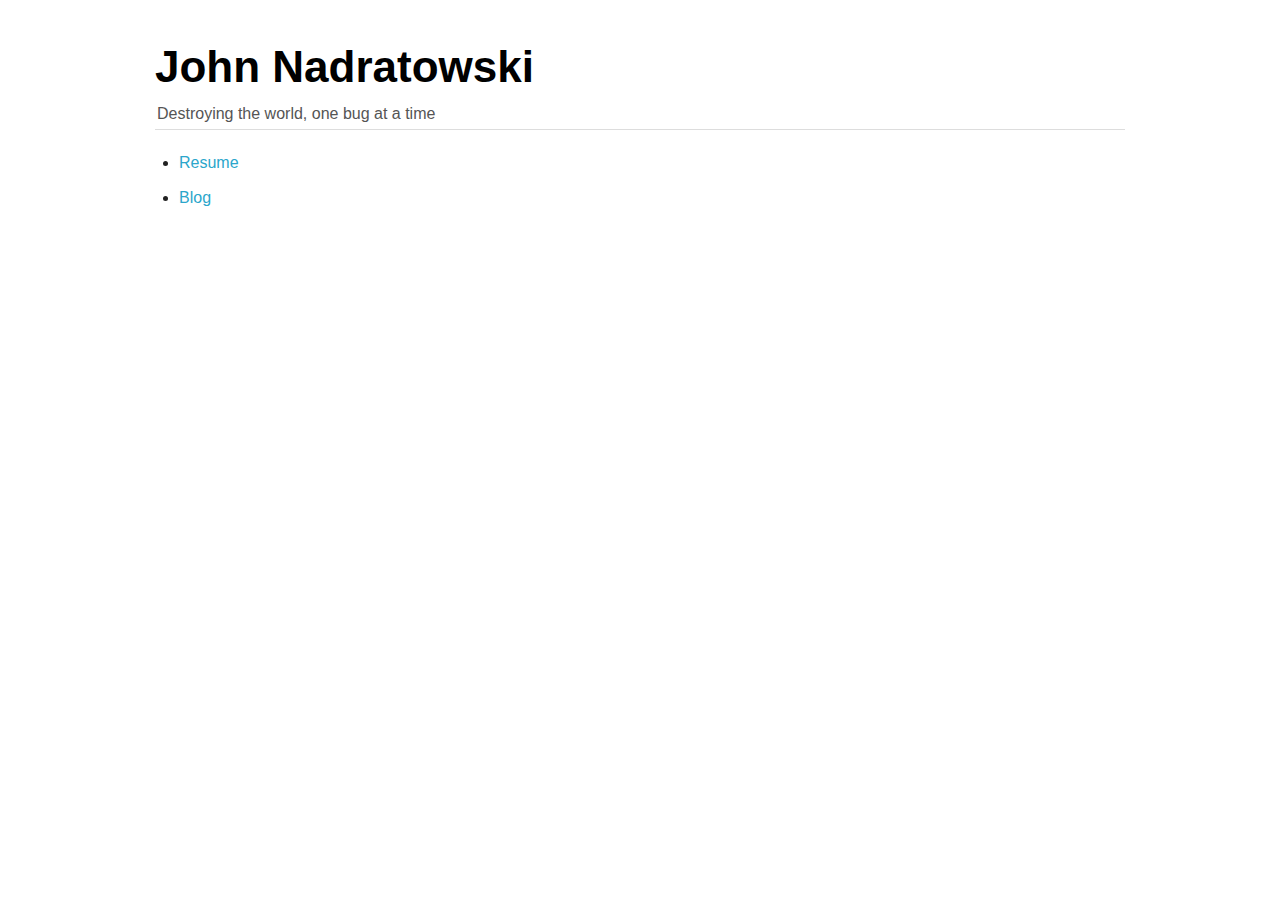
<file: index.html>
<!DOCTYPE html>
<html lang="en">
<head>
<meta charset="UTF-8">
<!--[if IE]><meta http-equiv="X-UA-Compatible" content="IE=edge"><![endif]-->
<meta name="viewport" content="width=device-width, initial-scale=1.0">
<meta name="generator" content="Asciidoctor 1.5.6.1">
<meta name="author" content="Destroying the world, one bug at a time">
<title>John Nadratowski</title>
<style>
/*! normalize.css v2.1.2 | MIT License | git.io/normalize */
/* ========================================================================== HTML5 display definitions ========================================================================== */
/** Correct `block` display not defined in IE 8/9. */
article,
aside,
details,
figcaption,
figure,
footer,
header,
hgroup,
main,
nav,
section,
summary {
  display: block;
}

/** Correct `inline-block` display not defined in IE 8/9. */
audio,
canvas,
video {
  display: inline-block;
}

/** Prevent modern browsers from displaying `audio` without controls. Remove excess height in iOS 5 devices. */
audio:not([controls]) {
  display: none;
  height: 0;
}

/** Address `[hidden]` styling not present in IE 8/9. Hide the `template` element in IE, Safari, and Firefox < 22. */
[hidden],
template {
  display: none;
}

script {
  display: none !important;
}

/* ========================================================================== Base ========================================================================== */
/** 1. Set default font family to sans-serif. 2. Prevent iOS text size adjust after orientation change, without disabling user zoom. */
html {
  font-family: sans-serif;
  /* 1 */
  -ms-text-size-adjust: 100%;
  /* 2 */
  -webkit-text-size-adjust: 100%;
  /* 2 */
}

/** Remove default margin. */
body {
  margin: 0;
}

/* ========================================================================== Links ========================================================================== */
/** Remove the gray background color from active links in IE 10. */
a {
  background: transparent;
}

/** Address `outline` inconsistency between Chrome and other browsers. */
a:focus {
  outline: thin dotted;
}

/** Improve readability when focused and also mouse hovered in all browsers. */
a:active,
a:hover {
  outline: 0;
}

/* ========================================================================== Typography ========================================================================== */
/** Address variable `h1` font-size and margin within `section` and `article` contexts in Firefox 4+, Safari 5, and Chrome. */
h1 {
  font-size: 2em;
  margin: 0.67em 0;
}

/** Address styling not present in IE 8/9, Safari 5, and Chrome. */
abbr[title] {
  border-bottom: 1px dotted;
}

/** Address style set to `bolder` in Firefox 4+, Safari 5, and Chrome. */
b,
strong {
  font-weight: bold;
}

/** Address styling not present in Safari 5 and Chrome. */
dfn {
  font-style: italic;
}

/** Address differences between Firefox and other browsers. */
hr {
  -moz-box-sizing: content-box;
  box-sizing: content-box;
  height: 0;
}

/** Address styling not present in IE 8/9. */
mark {
  background: #ff0;
  color: #000;
}

/** Correct font family set oddly in Safari 5 and Chrome. */
code,
kbd,
pre,
samp {
  font-family: monospace, serif;
  font-size: 1em;
}

/** Improve readability of pre-formatted text in all browsers. */
pre {
  white-space: pre-wrap;
}

/** Set consistent quote types. */
q {
  quotes: "\201C""\201D""\2018""\2019";
}

/** Address inconsistent and variable font size in all browsers. */
small {
  font-size: 80%;
}

/** Prevent `sub` and `sup` affecting `line-height` in all browsers. */
sub,
sup {
  font-size: 75%;
  line-height: 0;
  position: relative;
  vertical-align: baseline;
}

sup {
  top: -0.5em;
}

sub {
  bottom: -0.25em;
}

/* ========================================================================== Embedded content ========================================================================== */
/** Remove border when inside `a` element in IE 8/9. */
img {
  border: 0;
}

/** Correct overflow displayed oddly in IE 9. */
svg:not(:root) {
  overflow: hidden;
}

/* ========================================================================== Figures ========================================================================== */
/** Address margin not present in IE 8/9 and Safari 5. */
figure {
  margin: 0;
}

/* ========================================================================== Forms ========================================================================== */
/** Define consistent border, margin, and padding. */
fieldset {
  border: 1px solid #c0c0c0;
  margin: 0 2px;
  padding: 0.35em 0.625em 0.75em;
}

/** 1. Correct `color` not being inherited in IE 8/9. 2. Remove padding so people aren't caught out if they zero out fieldsets. */
legend {
  border: 0;
  /* 1 */
  padding: 0;
  /* 2 */
}

/** 1. Correct font family not being inherited in all browsers. 2. Correct font size not being inherited in all browsers. 3. Address margins set differently in Firefox 4+, Safari 5, and Chrome. */
button,
input,
select,
textarea {
  font-family: inherit;
  /* 1 */
  font-size: 100%;
  /* 2 */
  margin: 0;
  /* 3 */
}

/** Address Firefox 4+ setting `line-height` on `input` using `!important` in the UA stylesheet. */
button,
input {
  line-height: normal;
}

/** Address inconsistent `text-transform` inheritance for `button` and `select`. All other form control elements do not inherit `text-transform` values. Correct `button` style inheritance in Chrome, Safari 5+, and IE 8+. Correct `select` style inheritance in Firefox 4+ and Opera. */
button,
select {
  text-transform: none;
}

/** 1. Avoid the WebKit bug in Android 4.0.* where (2) destroys native `audio` and `video` controls. 2. Correct inability to style clickable `input` types in iOS. 3. Improve usability and consistency of cursor style between image-type `input` and others. */
button,
html input[type="button"],
input[type="reset"],
input[type="submit"] {
  -webkit-appearance: button;
  /* 2 */
  cursor: pointer;
  /* 3 */
}

/** Re-set default cursor for disabled elements. */
button[disabled],
html input[disabled] {
  cursor: default;
}

/** 1. Address box sizing set to `content-box` in IE 8/9. 2. Remove excess padding in IE 8/9. */
input[type="checkbox"],
input[type="radio"] {
  box-sizing: border-box;
  /* 1 */
  padding: 0;
  /* 2 */
}

/** 1. Address `appearance` set to `searchfield` in Safari 5 and Chrome. 2. Address `box-sizing` set to `border-box` in Safari 5 and Chrome (include `-moz` to future-proof). */
input[type="search"] {
  -webkit-appearance: textfield;
  /* 1 */
  -moz-box-sizing: content-box;
  -webkit-box-sizing: content-box;
  /* 2 */
  box-sizing: content-box;
}

/** Remove inner padding and search cancel button in Safari 5 and Chrome on OS X. */
input[type="search"]::-webkit-search-cancel-button,
input[type="search"]::-webkit-search-decoration {
  -webkit-appearance: none;
}

/** Remove inner padding and border in Firefox 4+. */
button::-moz-focus-inner,
input::-moz-focus-inner {
  border: 0;
  padding: 0;
}

/** 1. Remove default vertical scrollbar in IE 8/9. 2. Improve readability and alignment in all browsers. */
textarea {
  overflow: auto;
  /* 1 */
  vertical-align: top;
  /* 2 */
}

/* ========================================================================== Tables ========================================================================== */
/** Remove most spacing between table cells. */
table {
  border-collapse: collapse;
  border-spacing: 0;
}

meta.foundation-mq-small {
  font-family: "only screen and (min-width: 768px)";
  width: 768px;
}

meta.foundation-mq-medium {
  font-family: "only screen and (min-width:1280px)";
  width: 1280px;
}

meta.foundation-mq-large {
  font-family: "only screen and (min-width:1440px)";
  width: 1440px;
}

*,
*:before,
*:after {
  -moz-box-sizing: border-box;
  -webkit-box-sizing: border-box;
  box-sizing: border-box;
}

html,
body {
  font-size: 100%;
}

body {
  background: white;
  color: #222222;
  padding: 0;
  margin: 0;
  font-family: "Helvetica Neue", "Helvetica", Helvetica, Arial, sans-serif;
  font-weight: normal;
  font-style: normal;
  line-height: 1;
  position: relative;
  cursor: auto;
}

a:hover {
  cursor: pointer;
}

img,
object,
embed {
  max-width: 100%;
  height: auto;
}

object,
embed {
  height: 100%;
}

img {
  -ms-interpolation-mode: bicubic;
}

#map_canvas img,
#map_canvas embed,
#map_canvas object,
.map_canvas img,
.map_canvas embed,
.map_canvas object {
  max-width: none !important;
}

.left {
  float: left !important;
}

.right {
  float: right !important;
}

.text-left {
  text-align: left !important;
}

.text-right {
  text-align: right !important;
}

.text-center {
  text-align: center !important;
}

.text-justify {
  text-align: justify !important;
}

.hide {
  display: none;
}

.antialiased {
  -webkit-font-smoothing: antialiased;
}

img {
  display: inline-block;
  vertical-align: middle;
}

textarea {
  height: auto;
  min-height: 50px;
}

select {
  width: 100%;
}

object,
svg {
  display: inline-block;
  vertical-align: middle;
}

.center {
  margin-left: auto;
  margin-right: auto;
}

.spread {
  width: 100%;
}

p.lead,
.paragraph.lead>p,
#preamble>.sectionbody>.paragraph:first-of-type p {
  font-size: 1.21875em;
  line-height: 1.6;
}

.subheader,
.admonitionblock td.content>.title,
.audioblock>.title,
.exampleblock>.title,
.imageblock>.title,
.listingblock>.title,
.literalblock>.title,
.stemblock>.title,
.openblock>.title,
.paragraph>.title,
.quoteblock>.title,
table.tableblock>.title,
.verseblock>.title,
.videoblock>.title,
.dlist>.title,
.olist>.title,
.ulist>.title,
.qlist>.title,
.hdlist>.title {
  line-height: 1.4;
  color: #6f6f6f;
  font-weight: 300;
  margin-top: 0.2em;
  margin-bottom: 0.5em;
}

/* Typography resets */
div,
dl,
dt,
dd,
ul,
ol,
li,
h1,
h2,
h3,
#toctitle,
.sidebarblock>.content>.title,
h4,
h5,
h6,
pre,
form,
p,
blockquote,
th,
td {
  margin: 0;
  padding: 0;
  direction: ltr;
}

/* Default Link Styles */
a {
  color: #2ba6cb;
  text-decoration: none;
  line-height: inherit;
}

a:hover,
a:focus {
  color: #2795b6;
}

a img {
  border: none;
}

/* Default paragraph styles */
p {
  font-family: inherit;
  font-weight: normal;
  font-size: 1em;
  line-height: 1.6;
  margin-bottom: 1.25em;
  text-rendering: optimizeLegibility;
}

p aside {
  font-size: 0.875em;
  line-height: 1.35;
  font-style: italic;
}

/* Default header styles */
h1,
h2,
h3,
#toctitle,
.sidebarblock>.content>.title,
h4,
h5,
h6 {
  font-family: "Helvetica Neue", "Helvetica", Helvetica, Arial, sans-serif;
  font-weight: bold;
  font-style: normal;
  color: #222222;
  text-rendering: optimizeLegibility;
  margin-top: 1em;
  margin-bottom: 0.5em;
  line-height: 1.2125em;
}

h1 small,
h2 small,
h3 small,
#toctitle small,
.sidebarblock>.content>.title small,
h4 small,
h5 small,
h6 small {
  font-size: 60%;
  color: #6f6f6f;
  line-height: 0;
}

h1 {
  font-size: 2.125em;
}

h2 {
  font-size: 1.6875em;
}

h3,
#toctitle,
.sidebarblock>.content>.title {
  font-size: 1.375em;
}

h4 {
  font-size: 1.125em;
}

h5 {
  font-size: 1.125em;
}

h6 {
  font-size: 1em;
}

hr {
  border: solid #dddddd;
  border-width: 1px 0 0;
  clear: both;
  margin: 1.25em 0 1.1875em;
  height: 0;
}

/* Helpful Typography Defaults */
em,
i {
  font-style: italic;
  line-height: inherit;
}

strong,
b {
  font-weight: bold;
  line-height: inherit;
}

small {
  font-size: 60%;
  line-height: inherit;
}

code {
  font-family: Consolas, "Liberation Mono", Courier, monospace;
  font-weight: bold;
  color: #7f0a0c;
}

/* Lists */
ul,
ol,
dl {
  font-size: 1em;
  line-height: 1.6;
  margin-bottom: 1.25em;
  list-style-position: outside;
  font-family: inherit;
}

ul,
ol {
  margin-left: 1.5em;
}

ul.no-bullet,
ol.no-bullet {
  margin-left: 1.5em;
}

/* Unordered Lists */
ul li ul,
ul li ol {
  margin-left: 1.25em;
  margin-bottom: 0;
  font-size: 1em;
  /* Override nested font-size change */
}

ul.square li ul,
ul.circle li ul,
ul.disc li ul {
  list-style: inherit;
}

ul.square {
  list-style-type: square;
}

ul.circle {
  list-style-type: circle;
}

ul.disc {
  list-style-type: disc;
}

ul.no-bullet {
  list-style: none;
}

/* Ordered Lists */
ol li ul,
ol li ol {
  margin-left: 1.25em;
  margin-bottom: 0;
}

/* Definition Lists */
dl dt {
  margin-bottom: 0.3125em;
  font-weight: bold;
}

dl dd {
  margin-bottom: 1.25em;
}

/* Abbreviations */
abbr,
acronym {
  text-transform: uppercase;
  font-size: 90%;
  color: #222222;
  border-bottom: 1px dotted #dddddd;
  cursor: help;
}

abbr {
  text-transform: none;
}

/* Blockquotes */
blockquote {
  margin: 0 0 1.25em;
  padding: 0.5625em 1.25em 0 1.1875em;
  border-left: 1px solid #dddddd;
}

blockquote cite {
  display: block;
  font-size: 0.8125em;
  color: #555555;
}

blockquote cite:before {
  content: "\2014 \0020";
}

blockquote cite a,
blockquote cite a:visited {
  color: #555555;
}

blockquote,
blockquote p {
  line-height: 1.6;
  color: #6f6f6f;
}

/* Microformats */
.vcard {
  display: inline-block;
  margin: 0 0 1.25em 0;
  border: 1px solid #dddddd;
  padding: 0.625em 0.75em;
}

.vcard li {
  margin: 0;
  display: block;
}

.vcard .fn {
  font-weight: bold;
  font-size: 0.9375em;
}

.vevent .summary {
  font-weight: bold;
}

.vevent abbr {
  cursor: auto;
  text-decoration: none;
  font-weight: bold;
  border: none;
  padding: 0 0.0625em;
}

@media only screen and (min-width: 768px) {

  h1,
  h2,
  h3,
  #toctitle,
  .sidebarblock>.content>.title,
  h4,
  h5,
  h6 {
    line-height: 1.4;
  }

  h1 {
    font-size: 2.75em;
  }

  h2 {
    font-size: 2.3125em;
  }

  h3,
  #toctitle,
  .sidebarblock>.content>.title {
    font-size: 1.6875em;
  }

  h4 {
    font-size: 1.4375em;
  }
}

/* Tables */
table {
  background: white;
  margin-bottom: 1.25em;
  border: solid 1px #dddddd;
}

table thead,
table tfoot {
  background: whitesmoke;
  font-weight: bold;
}

table thead tr th,
table thead tr td,
table tfoot tr th,
table tfoot tr td {
  padding: 0.5em 0.625em 0.625em;
  font-size: inherit;
  color: #222222;
  text-align: left;
}

table tr th,
table tr td {
  padding: 0.5625em 0.625em;
  font-size: inherit;
  color: #222222;
}

table tr.even,
table tr.alt,
table tr:nth-of-type(even) {
  background: #f9f9f9;
}

table thead tr th,
table tfoot tr th,
table tbody tr td,
table tr td,
table tfoot tr td {
  display: table-cell;
  line-height: 1.4;
}

body {
  -moz-osx-font-smoothing: grayscale;
  -webkit-font-smoothing: antialiased;
  tab-size: 4;
}

h1,
h2,
h3,
#toctitle,
.sidebarblock>.content>.title,
h4,
h5,
h6 {
  line-height: 1.4;
}

.clearfix:before,
.clearfix:after,
.float-group:before,
.float-group:after {
  content: " ";
  display: table;
}

.clearfix:after,
.float-group:after {
  clear: both;
}

*:not(pre)>code {
  font-size: inherit;
  font-style: normal !important;
  letter-spacing: 0;
  padding: 0;
  line-height: inherit;
  word-wrap: break-word;
}

*:not(pre)>code.nobreak {
  word-wrap: normal;
}

*:not(pre)>code.nowrap {
  white-space: nowrap;
}

pre,
pre>code {
  line-height: 1.4;
  color: black;
  font-family: monospace, serif;
  font-weight: normal;
}

em em {
  font-style: normal;
}

strong strong {
  font-weight: normal;
}

.keyseq {
  color: #555555;
}

kbd {
  font-family: Consolas, "Liberation Mono", Courier, monospace;
  display: inline-block;
  color: #222222;
  font-size: 0.65em;
  line-height: 1.45;
  background-color: #f7f7f7;
  border: 1px solid #ccc;
  -webkit-border-radius: 3px;
  border-radius: 3px;
  -webkit-box-shadow: 0 1px 0 rgba(0, 0, 0, 0.2), 0 0 0 0.1em white inset;
  box-shadow: 0 1px 0 rgba(0, 0, 0, 0.2), 0 0 0 0.1em white inset;
  margin: 0 0.15em;
  padding: 0.2em 0.5em;
  vertical-align: middle;
  position: relative;
  top: -0.1em;
  white-space: nowrap;
}

.keyseq kbd:first-child {
  margin-left: 0;
}

.keyseq kbd:last-child {
  margin-right: 0;
}

.menuseq,
.menu {
  color: #090909;
}

b.button:before,
b.button:after {
  position: relative;
  top: -1px;
  font-weight: normal;
}

b.button:before {
  content: "[";
  padding: 0 3px 0 2px;
}

b.button:after {
  content: "]";
  padding: 0 2px 0 3px;
}

#header,
#content,
#footnotes,
#footer {
  width: 100%;
  margin-left: auto;
  margin-right: auto;
  margin-top: 0;
  margin-bottom: 0;
  max-width: 62.5em;
  *zoom: 1;
  position: relative;
  padding-left: 0.9375em;
  padding-right: 0.9375em;
}

#header:before,
#header:after,
#content:before,
#content:after,
#footnotes:before,
#footnotes:after,
#footer:before,
#footer:after {
  content: " ";
  display: table;
}

#header:after,
#content:after,
#footnotes:after,
#footer:after {
  clear: both;
}

#content {
  margin-top: 1.25em;
}

#content:before {
  content: none;
}

#header>h1:first-child {
  color: black;
  margin-top: 2.25rem;
  margin-bottom: 0;
}

#header>h1:first-child+#toc {
  margin-top: 8px;
  border-top: 1px solid #dddddd;
}

#header>h1:only-child,
body.toc2 #header>h1:nth-last-child(2) {
  border-bottom: 1px solid #dddddd;
  padding-bottom: 8px;
}

#header .details {
  border-bottom: 1px solid #dddddd;
  line-height: 1.45;
  padding-top: 0.25em;
  padding-bottom: 0.25em;
  padding-left: 0.25em;
  color: #555555;
  display: -ms-flexbox;
  display: -webkit-flex;
  display: flex;
  -ms-flex-flow: row wrap;
  -webkit-flex-flow: row wrap;
  flex-flow: row wrap;
}

#header .details span:first-child {
  margin-left: -0.125em;
}

#header .details span.email a {
  color: #6f6f6f;
}

#header .details br {
  display: none;
}

#header .details br+span:before {
  content: "\00a0\2013\00a0";
}

#header .details br+span.author:before {
  content: "\00a0\22c5\00a0";
  color: #6f6f6f;
}

#header .details br+span#revremark:before {
  content: "\00a0|\00a0";
}

#header #revnumber {
  text-transform: capitalize;
}

#header #revnumber:after {
  content: "\00a0";
}

#content>h1:first-child:not([class]) {
  color: black;
  border-bottom: 1px solid #dddddd;
  padding-bottom: 8px;
  margin-top: 0;
  padding-top: 1rem;
  margin-bottom: 1.25rem;
}

#toc {
  border-bottom: 1px solid #dddddd;
  padding-bottom: 0.5em;
}

#toc>ul {
  margin-left: 0.125em;
}

#toc ul.sectlevel0>li>a {
  font-style: italic;
}

#toc ul.sectlevel0 ul.sectlevel1 {
  margin: 0.5em 0;
}

#toc ul {
  font-family: "Helvetica Neue", "Helvetica", Helvetica, Arial, sans-serif;
  list-style-type: none;
}

#toc li {
  line-height: 1.3334;
  margin-top: 0.3334em;
}

#toc a {
  text-decoration: none;
}

#toc a:active {
  text-decoration: underline;
}

#toctitle {
  color: #6f6f6f;
  font-size: 1.2em;
}

@media only screen and (min-width: 768px) {
  #toctitle {
    font-size: 1.375em;
  }

  body.toc2 {
    padding-left: 15em;
    padding-right: 0;
  }

  #toc.toc2 {
    margin-top: 0 !important;
    background-color: #f2f2f2;
    position: fixed;
    width: 15em;
    left: 0;
    top: 0;
    border-right: 1px solid #dddddd;
    border-top-width: 0 !important;
    border-bottom-width: 0 !important;
    z-index: 1000;
    padding: 1.25em 1em;
    height: 100%;
    overflow: auto;
  }

  #toc.toc2 #toctitle {
    margin-top: 0;
    margin-bottom: 0.8rem;
    font-size: 1.2em;
  }

  #toc.toc2>ul {
    font-size: 0.9em;
    margin-bottom: 0;
  }

  #toc.toc2 ul ul {
    margin-left: 0;
    padding-left: 1em;
  }

  #toc.toc2 ul.sectlevel0 ul.sectlevel1 {
    padding-left: 0;
    margin-top: 0.5em;
    margin-bottom: 0.5em;
  }

  body.toc2.toc-right {
    padding-left: 0;
    padding-right: 15em;
  }

  body.toc2.toc-right #toc.toc2 {
    border-right-width: 0;
    border-left: 1px solid #dddddd;
    left: auto;
    right: 0;
  }
}

@media only screen and (min-width: 1280px) {
  body.toc2 {
    padding-left: 20em;
    padding-right: 0;
  }

  #toc.toc2 {
    width: 20em;
  }

  #toc.toc2 #toctitle {
    font-size: 1.375em;
  }

  #toc.toc2>ul {
    font-size: 0.95em;
  }

  #toc.toc2 ul ul {
    padding-left: 1.25em;
  }

  body.toc2.toc-right {
    padding-left: 0;
    padding-right: 20em;
  }
}

#content #toc {
  border-style: solid;
  border-width: 1px;
  border-color: #d9d9d9;
  margin-bottom: 1.25em;
  padding: 1.25em;
  background: #f2f2f2;
  -webkit-border-radius: 0;
  border-radius: 0;
}

#content #toc> :first-child {
  margin-top: 0;
}

#content #toc> :last-child {
  margin-bottom: 0;
}

#footer {
  max-width: 100%;
  background-color: #222222;
  padding: 1.25em;
}

#footer-text {
  color: #dddddd;
  line-height: 1.44;
}

.sect1 {
  padding-bottom: 0.625em;
}

@media only screen and (min-width: 768px) {
  .sect1 {
    padding-bottom: 1.25em;
  }
}

.sect1+.sect1 {
  border-top: 1px solid #dddddd;
}

#content h1>a.anchor,
h2>a.anchor,
h3>a.anchor,
#toctitle>a.anchor,
.sidebarblock>.content>.title>a.anchor,
h4>a.anchor,
h5>a.anchor,
h6>a.anchor {
  position: absolute;
  z-index: 1001;
  width: 1.5ex;
  margin-left: -1.5ex;
  display: block;
  text-decoration: none !important;
  visibility: hidden;
  text-align: center;
  font-weight: normal;
}

#content h1>a.anchor:before,
h2>a.anchor:before,
h3>a.anchor:before,
#toctitle>a.anchor:before,
.sidebarblock>.content>.title>a.anchor:before,
h4>a.anchor:before,
h5>a.anchor:before,
h6>a.anchor:before {
  content: "\00A7";
  font-size: 0.85em;
  display: block;
  padding-top: 0.1em;
}

#content h1:hover>a.anchor,
#content h1>a.anchor:hover,
h2:hover>a.anchor,
h2>a.anchor:hover,
h3:hover>a.anchor,
#toctitle:hover>a.anchor,
.sidebarblock>.content>.title:hover>a.anchor,
h3>a.anchor:hover,
#toctitle>a.anchor:hover,
.sidebarblock>.content>.title>a.anchor:hover,
h4:hover>a.anchor,
h4>a.anchor:hover,
h5:hover>a.anchor,
h5>a.anchor:hover,
h6:hover>a.anchor,
h6>a.anchor:hover {
  visibility: visible;
}

#content h1>a.link,
h2>a.link,
h3>a.link,
#toctitle>a.link,
.sidebarblock>.content>.title>a.link,
h4>a.link,
h5>a.link,
h6>a.link {
  color: #222222;
  text-decoration: none;
}

#content h1>a.link:hover,
h2>a.link:hover,
h3>a.link:hover,
#toctitle>a.link:hover,
.sidebarblock>.content>.title>a.link:hover,
h4>a.link:hover,
h5>a.link:hover,
h6>a.link:hover {
  color: #151515;
}

.audioblock,
.imageblock,
.literalblock,
.listingblock,
.stemblock,
.videoblock {
  margin-bottom: 1.25em;
}

.admonitionblock td.content>.title,
.audioblock>.title,
.exampleblock>.title,
.imageblock>.title,
.listingblock>.title,
.literalblock>.title,
.stemblock>.title,
.openblock>.title,
.paragraph>.title,
.quoteblock>.title,
table.tableblock>.title,
.verseblock>.title,
.videoblock>.title,
.dlist>.title,
.olist>.title,
.ulist>.title,
.qlist>.title,
.hdlist>.title {
  text-rendering: optimizeLegibility;
  text-align: left;
}

table.tableblock>caption.title {
  white-space: nowrap;
  overflow: visible;
  max-width: 0;
}

.paragraph.lead>p,
#preamble>.sectionbody>.paragraph:first-of-type p {
  color: black;
}

table.tableblock #preamble>.sectionbody>.paragraph:first-of-type p {
  font-size: inherit;
}

.admonitionblock>table {
  border-collapse: separate;
  border: 0;
  background: none;
  width: 100%;
}

.admonitionblock>table td.icon {
  text-align: center;
  width: 80px;
}

.admonitionblock>table td.icon img {
  max-width: initial;
}

.admonitionblock>table td.icon .title {
  font-weight: bold;
  font-family: "Helvetica Neue", "Helvetica", Helvetica, Arial, sans-serif;
  text-transform: uppercase;
}

.admonitionblock>table td.content {
  padding-left: 1.125em;
  padding-right: 1.25em;
  border-left: 1px solid #dddddd;
  color: #555555;
}

.admonitionblock>table td.content> :last-child> :last-child {
  margin-bottom: 0;
}

.exampleblock>.content {
  border-style: solid;
  border-width: 1px;
  border-color: #e6e6e6;
  margin-bottom: 1.25em;
  padding: 1.25em;
  background: white;
  -webkit-border-radius: 0;
  border-radius: 0;
}

.exampleblock>.content> :first-child {
  margin-top: 0;
}

.exampleblock>.content> :last-child {
  margin-bottom: 0;
}

.sidebarblock {
  border-style: solid;
  border-width: 1px;
  border-color: #d9d9d9;
  margin-bottom: 1.25em;
  padding: 1.25em;
  background: #f2f2f2;
  -webkit-border-radius: 0;
  border-radius: 0;
}

.sidebarblock> :first-child {
  margin-top: 0;
}

.sidebarblock> :last-child {
  margin-bottom: 0;
}

.sidebarblock>.content>.title {
  color: #6f6f6f;
  margin-top: 0;
}

.exampleblock>.content> :last-child> :last-child,
.exampleblock>.content .olist>ol>li:last-child> :last-child,
.exampleblock>.content .ulist>ul>li:last-child> :last-child,
.exampleblock>.content .qlist>ol>li:last-child> :last-child,
.sidebarblock>.content> :last-child> :last-child,
.sidebarblock>.content .olist>ol>li:last-child> :last-child,
.sidebarblock>.content .ulist>ul>li:last-child> :last-child,
.sidebarblock>.content .qlist>ol>li:last-child> :last-child {
  margin-bottom: 0;
}

.literalblock pre,
.listingblock pre:not(.highlight),
.listingblock pre[class="highlight"],
.listingblock pre[class^="highlight "],
.listingblock pre.CodeRay,
.listingblock pre.prettyprint {
  background: #eeeeee;
}

.sidebarblock .literalblock pre,
.sidebarblock .listingblock pre:not(.highlight),
.sidebarblock .listingblock pre[class="highlight"],
.sidebarblock .listingblock pre[class^="highlight "],
.sidebarblock .listingblock pre.CodeRay,
.sidebarblock .listingblock pre.prettyprint {
  background: #f2f1f1;
}

.literalblock pre,
.literalblock pre[class],
.listingblock pre,
.listingblock pre[class] {
  border: 1px solid #cccccc;
  -webkit-border-radius: 0;
  border-radius: 0;
  word-wrap: break-word;
  padding: 0.8em 0.8em 0.65em 0.8em;
  font-size: 0.8125em;
}

.literalblock pre.nowrap,
.literalblock pre[class].nowrap,
.listingblock pre.nowrap,
.listingblock pre[class].nowrap {
  overflow-x: auto;
  white-space: pre;
  word-wrap: normal;
}

@media only screen and (min-width: 768px) {

  .literalblock pre,
  .literalblock pre[class],
  .listingblock pre,
  .listingblock pre[class] {
    font-size: 0.90625em;
  }
}

@media only screen and (min-width: 1280px) {

  .literalblock pre,
  .literalblock pre[class],
  .listingblock pre,
  .listingblock pre[class] {
    font-size: 1em;
  }
}

.literalblock.output pre {
  color: #eeeeee;
  background-color: black;
}

.listingblock pre.highlightjs {
  padding: 0;
}

.listingblock pre.highlightjs>code {
  padding: 0.8em 0.8em 0.65em 0.8em;
  -webkit-border-radius: 0;
  border-radius: 0;
}

.listingblock>.content {
  position: relative;
}

.listingblock code[data-lang]:before {
  display: none;
  content: attr(data-lang);
  position: absolute;
  font-size: 0.75em;
  top: 0.425rem;
  right: 0.5rem;
  line-height: 1;
  text-transform: uppercase;
  color: #999;
}

.listingblock:hover code[data-lang]:before {
  display: block;
}

.listingblock.terminal pre .command:before {
  content: attr(data-prompt);
  padding-right: 0.5em;
  color: #999;
}

.listingblock.terminal pre .command:not([data-prompt]):before {
  content: "$";
}

table.pyhltable {
  border-collapse: separate;
  border: 0;
  margin-bottom: 0;
  background: none;
}

table.pyhltable td {
  vertical-align: top;
  padding-top: 0;
  padding-bottom: 0;
  line-height: 1.4;
}

table.pyhltable td.code {
  padding-left: .75em;
  padding-right: 0;
}

pre.pygments .lineno,
table.pyhltable td:not(.code) {
  color: #999;
  padding-left: 0;
  padding-right: .5em;
  border-right: 1px solid #dddddd;
}

pre.pygments .lineno {
  display: inline-block;
  margin-right: .25em;
}

table.pyhltable .linenodiv {
  background: none !important;
  padding-right: 0 !important;
}

.quoteblock {
  margin: 0 1em 1.25em 1.5em;
  display: table;
}

.quoteblock>.title {
  margin-left: -1.5em;
  margin-bottom: 0.75em;
}

.quoteblock blockquote,
.quoteblock blockquote p {
  color: #6f6f6f;
  font-size: 1.15rem;
  line-height: 1.75;
  word-spacing: 0.1em;
  letter-spacing: 0;
  font-style: italic;
  text-align: justify;
}

.quoteblock blockquote {
  margin: 0;
  padding: 0;
  border: 0;
}

.quoteblock blockquote:before {
  content: "\201c";
  float: left;
  font-size: 2.75em;
  font-weight: bold;
  line-height: 0.6em;
  margin-left: -0.6em;
  color: #6f6f6f;
  text-shadow: 0 1px 2px rgba(0, 0, 0, 0.1);
}

.quoteblock blockquote>.paragraph:last-child p {
  margin-bottom: 0;
}

.quoteblock .attribution {
  margin-top: 0.5em;
  margin-right: 0.5ex;
  text-align: right;
}

.quoteblock .quoteblock {
  margin-left: 0;
  margin-right: 0;
  padding: 0.5em 0;
  border-left: 3px solid #555555;
}

.quoteblock .quoteblock blockquote {
  padding: 0 0 0 0.75em;
}

.quoteblock .quoteblock blockquote:before {
  display: none;
}

.verseblock {
  margin: 0 1em 1.25em 1em;
}

.verseblock pre {
  font-family: "Open Sans", "DejaVu Sans", sans;
  font-size: 1.15rem;
  color: #6f6f6f;
  font-weight: 300;
  text-rendering: optimizeLegibility;
}

.verseblock pre strong {
  font-weight: 400;
}

.verseblock .attribution {
  margin-top: 1.25rem;
  margin-left: 0.5ex;
}

.quoteblock .attribution,
.verseblock .attribution {
  font-size: 0.8125em;
  line-height: 1.45;
  font-style: italic;
}

.quoteblock .attribution br,
.verseblock .attribution br {
  display: none;
}

.quoteblock .attribution cite,
.verseblock .attribution cite {
  display: block;
  letter-spacing: -0.025em;
  color: #555555;
}

.quoteblock.abstract {
  margin: 0 0 1.25em 0;
  display: block;
}

.quoteblock.abstract blockquote,
.quoteblock.abstract blockquote p {
  text-align: left;
  word-spacing: 0;
}

.quoteblock.abstract blockquote:before,
.quoteblock.abstract blockquote p:first-of-type:before {
  display: none;
}

table.tableblock {
  max-width: 100%;
  border-collapse: separate;
}

table.tableblock td>.paragraph:last-child p>p:last-child,
table.tableblock th>p:last-child,
table.tableblock td>p:last-child {
  margin-bottom: 0;
}

table.tableblock,
th.tableblock,
td.tableblock {
  border: 0 solid #dddddd;
}

table.grid-all th.tableblock,
table.grid-all td.tableblock {
  border-width: 0 1px 1px 0;
}

table.grid-all tfoot>tr>th.tableblock,
table.grid-all tfoot>tr>td.tableblock {
  border-width: 1px 1px 0 0;
}

table.grid-cols th.tableblock,
table.grid-cols td.tableblock {
  border-width: 0 1px 0 0;
}

table.grid-all *>tr>.tableblock:last-child,
table.grid-cols *>tr>.tableblock:last-child {
  border-right-width: 0;
}

table.grid-rows th.tableblock,
table.grid-rows td.tableblock {
  border-width: 0 0 1px 0;
}

table.grid-all tbody>tr:last-child>th.tableblock,
table.grid-all tbody>tr:last-child>td.tableblock,
table.grid-all thead:last-child>tr>th.tableblock,
table.grid-rows tbody>tr:last-child>th.tableblock,
table.grid-rows tbody>tr:last-child>td.tableblock,
table.grid-rows thead:last-child>tr>th.tableblock {
  border-bottom-width: 0;
}

table.grid-rows tfoot>tr>th.tableblock,
table.grid-rows tfoot>tr>td.tableblock {
  border-width: 1px 0 0 0;
}

table.frame-all {
  border-width: 1px;
}

table.frame-sides {
  border-width: 0 1px;
}

table.frame-topbot {
  border-width: 1px 0;
}

th.halign-left,
td.halign-left {
  text-align: left;
}

th.halign-right,
td.halign-right {
  text-align: right;
}

th.halign-center,
td.halign-center {
  text-align: center;
}

th.valign-top,
td.valign-top {
  vertical-align: top;
}

th.valign-bottom,
td.valign-bottom {
  vertical-align: bottom;
}

th.valign-middle,
td.valign-middle {
  vertical-align: middle;
}

table thead th,
table tfoot th {
  font-weight: bold;
}

tbody tr th {
  display: table-cell;
  line-height: 1.4;
  background: whitesmoke;
}

tbody tr th,
tbody tr th p,
tfoot tr th,
tfoot tr th p {
  color: #222222;
  font-weight: bold;
}

p.tableblock>code:only-child {
  background: none;
  padding: 0;
}

p.tableblock {
  font-size: 1em;
}

td>div.verse {
  white-space: pre;
}

ol {
  margin-left: 1.75em;
}

ul li ol {
  margin-left: 1.5em;
}

dl dd {
  margin-left: 1.125em;
}

dl dd:last-child,
dl dd:last-child> :last-child {
  margin-bottom: 0;
}

ol>li p,
ul>li p,
ul dd,
ol dd,
.olist .olist,
.ulist .ulist,
.ulist .olist,
.olist .ulist {
  margin-bottom: 0.625em;
}

ul.unstyled,
ol.unnumbered,
ul.checklist,
ul.none {
  list-style-type: none;
}

ul.unstyled,
ol.unnumbered,
ul.checklist {
  margin-left: 0.625em;
}

ul.checklist li>p:first-child>.fa-square-o:first-child,
ul.checklist li>p:first-child>.fa-check-square-o:first-child {
  width: 1em;
  font-size: 0.85em;
}

ul.checklist li>p:first-child>input[type="checkbox"]:first-child {
  width: 1em;
  position: relative;
  top: 1px;
}

ul.inline {
  margin: 0 auto 0.625em auto;
  margin-left: -1.375em;
  margin-right: 0;
  padding: 0;
  list-style: none;
  overflow: hidden;
}

ul.inline>li {
  list-style: none;
  float: left;
  margin-left: 1.375em;
  display: block;
}

ul.inline>li>* {
  display: block;
}

.unstyled dl dt {
  font-weight: normal;
  font-style: normal;
}

ol.arabic {
  list-style-type: decimal;
}

ol.decimal {
  list-style-type: decimal-leading-zero;
}

ol.loweralpha {
  list-style-type: lower-alpha;
}

ol.upperalpha {
  list-style-type: upper-alpha;
}

ol.lowerroman {
  list-style-type: lower-roman;
}

ol.upperroman {
  list-style-type: upper-roman;
}

ol.lowergreek {
  list-style-type: lower-greek;
}

.hdlist>table,
.colist>table {
  border: 0;
  background: none;
}

.hdlist>table>tbody>tr,
.colist>table>tbody>tr {
  background: none;
}

td.hdlist1,
td.hdlist2 {
  vertical-align: top;
  padding: 0 0.625em;
}

td.hdlist1 {
  font-weight: bold;
  padding-bottom: 1.25em;
}

.literalblock+.colist,
.listingblock+.colist {
  margin-top: -0.5em;
}

.colist>table tr>td:first-of-type {
  padding: 0 0.75em;
  line-height: 1;
}

.colist>table tr>td:first-of-type img {
  max-width: initial;
}

.colist>table tr>td:last-of-type {
  padding: 0.25em 0;
}

.thumb,
.th {
  line-height: 0;
  display: inline-block;
  border: solid 4px white;
  -webkit-box-shadow: 0 0 0 1px #dddddd;
  box-shadow: 0 0 0 1px #dddddd;
}

.imageblock.left,
.imageblock[style*="float: left"] {
  margin: 0.25em 0.625em 1.25em 0;
}

.imageblock.right,
.imageblock[style*="float: right"] {
  margin: 0.25em 0 1.25em 0.625em;
}

.imageblock>.title {
  margin-bottom: 0;
}

.imageblock.thumb,
.imageblock.th {
  border-width: 6px;
}

.imageblock.thumb>.title,
.imageblock.th>.title {
  padding: 0 0.125em;
}

.image.left,
.image.right {
  margin-top: 0.25em;
  margin-bottom: 0.25em;
  display: inline-block;
  line-height: 0;
}

.image.left {
  margin-right: 0.625em;
}

.image.right {
  margin-left: 0.625em;
}

a.image {
  text-decoration: none;
  display: inline-block;
}

a.image object {
  pointer-events: none;
}

sup.footnote,
sup.footnoteref {
  font-size: 0.875em;
  position: static;
  vertical-align: super;
}

sup.footnote a,
sup.footnoteref a {
  text-decoration: none;
}

sup.footnote a:active,
sup.footnoteref a:active {
  text-decoration: underline;
}

#footnotes {
  padding-top: 0.75em;
  padding-bottom: 0.75em;
  margin-bottom: 0.625em;
}

#footnotes hr {
  width: 20%;
  min-width: 6.25em;
  margin: -0.25em 0 0.75em 0;
  border-width: 1px 0 0 0;
}

#footnotes .footnote {
  padding: 0 0.375em 0 0.225em;
  line-height: 1.3334;
  font-size: 0.875em;
  margin-left: 1.2em;
  text-indent: -1.05em;
  margin-bottom: 0.2em;
}

#footnotes .footnote a:first-of-type {
  font-weight: bold;
  text-decoration: none;
}

#footnotes .footnote:last-of-type {
  margin-bottom: 0;
}

#content #footnotes {
  margin-top: -0.625em;
  margin-bottom: 0;
  padding: 0.75em 0;
}

.gist .file-data>table {
  border: 0;
  background: #fff;
  width: 100%;
  margin-bottom: 0;
}

.gist .file-data>table td.line-data {
  width: 99%;
}

div.unbreakable {
  page-break-inside: avoid;
}

.big {
  font-size: larger;
}

.small {
  font-size: smaller;
}

.underline {
  text-decoration: underline;
}

.overline {
  text-decoration: overline;
}

.line-through {
  text-decoration: line-through;
}

.aqua {
  color: #00bfbf;
}

.aqua-background {
  background-color: #00fafa;
}

.black {
  color: black;
}

.black-background {
  background-color: black;
}

.blue {
  color: #0000bf;
}

.blue-background {
  background-color: #0000fa;
}

.fuchsia {
  color: #bf00bf;
}

.fuchsia-background {
  background-color: #fa00fa;
}

.gray {
  color: #606060;
}

.gray-background {
  background-color: #7d7d7d;
}

.green {
  color: #006000;
}

.green-background {
  background-color: #007d00;
}

.lime {
  color: #00bf00;
}

.lime-background {
  background-color: #00fa00;
}

.maroon {
  color: #600000;
}

.maroon-background {
  background-color: #7d0000;
}

.navy {
  color: #000060;
}

.navy-background {
  background-color: #00007d;
}

.olive {
  color: #606000;
}

.olive-background {
  background-color: #7d7d00;
}

.purple {
  color: #600060;
}

.purple-background {
  background-color: #7d007d;
}

.red {
  color: #bf0000;
}

.red-background {
  background-color: #fa0000;
}

.silver {
  color: #909090;
}

.silver-background {
  background-color: #bcbcbc;
}

.teal {
  color: #006060;
}

.teal-background {
  background-color: #007d7d;
}

.white {
  color: #bfbfbf;
}

.white-background {
  background-color: #fafafa;
}

.yellow {
  color: #bfbf00;
}

.yellow-background {
  background-color: #fafa00;
}

span.icon>.fa {
  cursor: default;
}

.admonitionblock td.icon [class^="fa icon-"] {
  font-size: 2.5em;
  text-shadow: 1px 1px 2px rgba(0, 0, 0, 0.5);
  cursor: default;
}

.admonitionblock td.icon .icon-note:before {
  content: "\f05a";
  color: #207c98;
}

.admonitionblock td.icon .icon-tip:before {
  content: "\f0eb";
  text-shadow: 1px 1px 2px rgba(155, 155, 0, 0.8);
  color: #111;
}

.admonitionblock td.icon .icon-warning:before {
  content: "\f071";
  color: #bf6900;
}

.admonitionblock td.icon .icon-caution:before {
  content: "\f06d";
  color: #bf3400;
}

.admonitionblock td.icon .icon-important:before {
  content: "\f06a";
  color: #bf0000;
}

.conum[data-value] {
  display: inline-block;
  color: #fff !important;
  background-color: #222222;
  -webkit-border-radius: 100px;
  border-radius: 100px;
  text-align: center;
  font-size: 0.75em;
  width: 1.67em;
  height: 1.67em;
  line-height: 1.67em;
  font-family: "Open Sans", "DejaVu Sans", sans-serif;
  font-style: normal;
  font-weight: bold;
}

.conum[data-value] * {
  color: #fff !important;
}

.conum[data-value]+b {
  display: none;
}

.conum[data-value]:after {
  content: attr(data-value);
}

pre .conum[data-value] {
  position: relative;
  top: -0.125em;
}

b.conum * {
  color: inherit !important;
}

.conum:not([data-value]):empty {
  display: none;
}

.literalblock pre,
.listingblock pre {
  background: #eeeeee;
}

.resume-list-left {
  display: inline-block;
  max-width: 60%;
  vertical-align: top;
}

.resume-list-right {
  margin-top: 3px;
  display: inline-block;
  max-width: 40%;
  color: #606060;
  font-size: smaller;
  text-align: right !important;
  float: right !important;
}
</style>
</head>
<body class="article">
<div id="header">
<h1>John Nadratowski</h1>
<div class="details">
<span id="author" class="author">Destroying the world, one bug at a time</span><br>
</div>
</div>
<div id="content">
<div class="ulist">
<ul>
<li>
<p><a href="/resume">Resume</a></p>
</li>
<li>
<p><a href="https://johnnadratowski.github.io">Blog</a></p>
</li>
</ul>
</div>
</div>
</body>
</html>
</file>
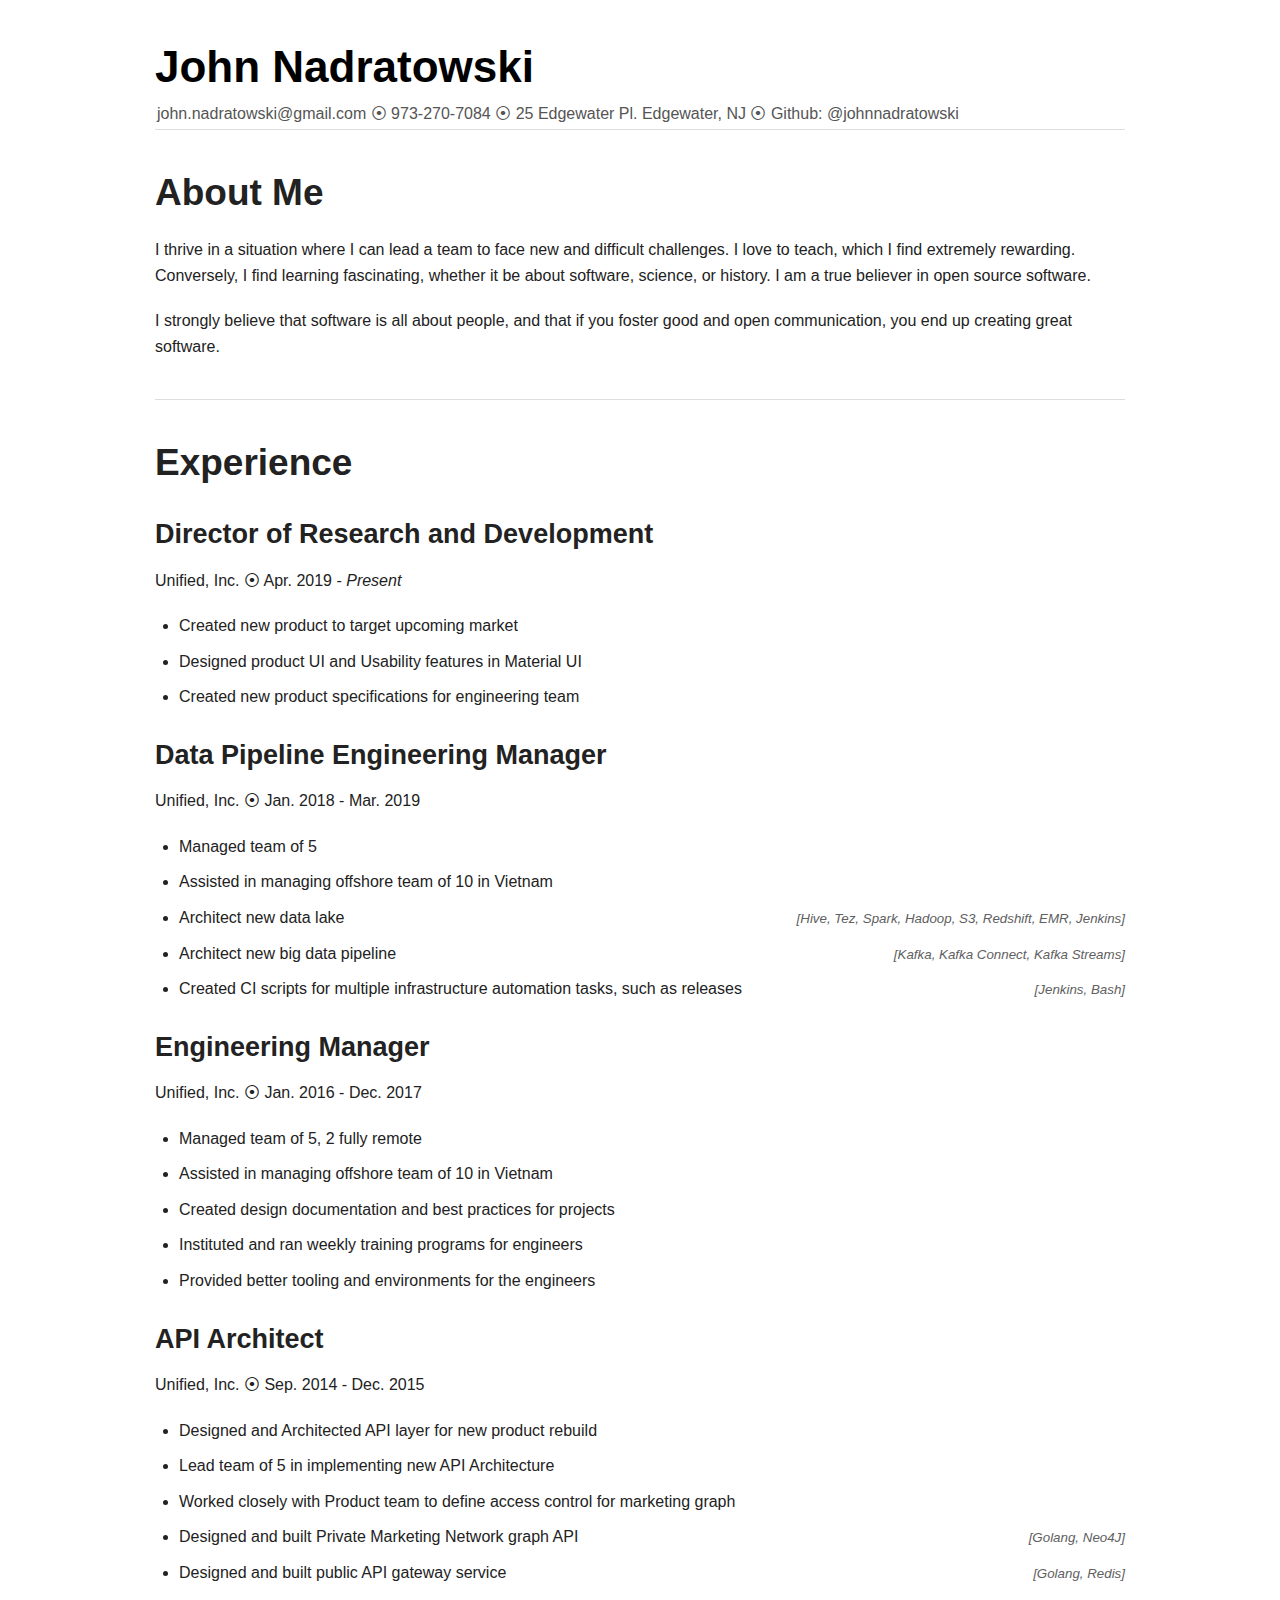
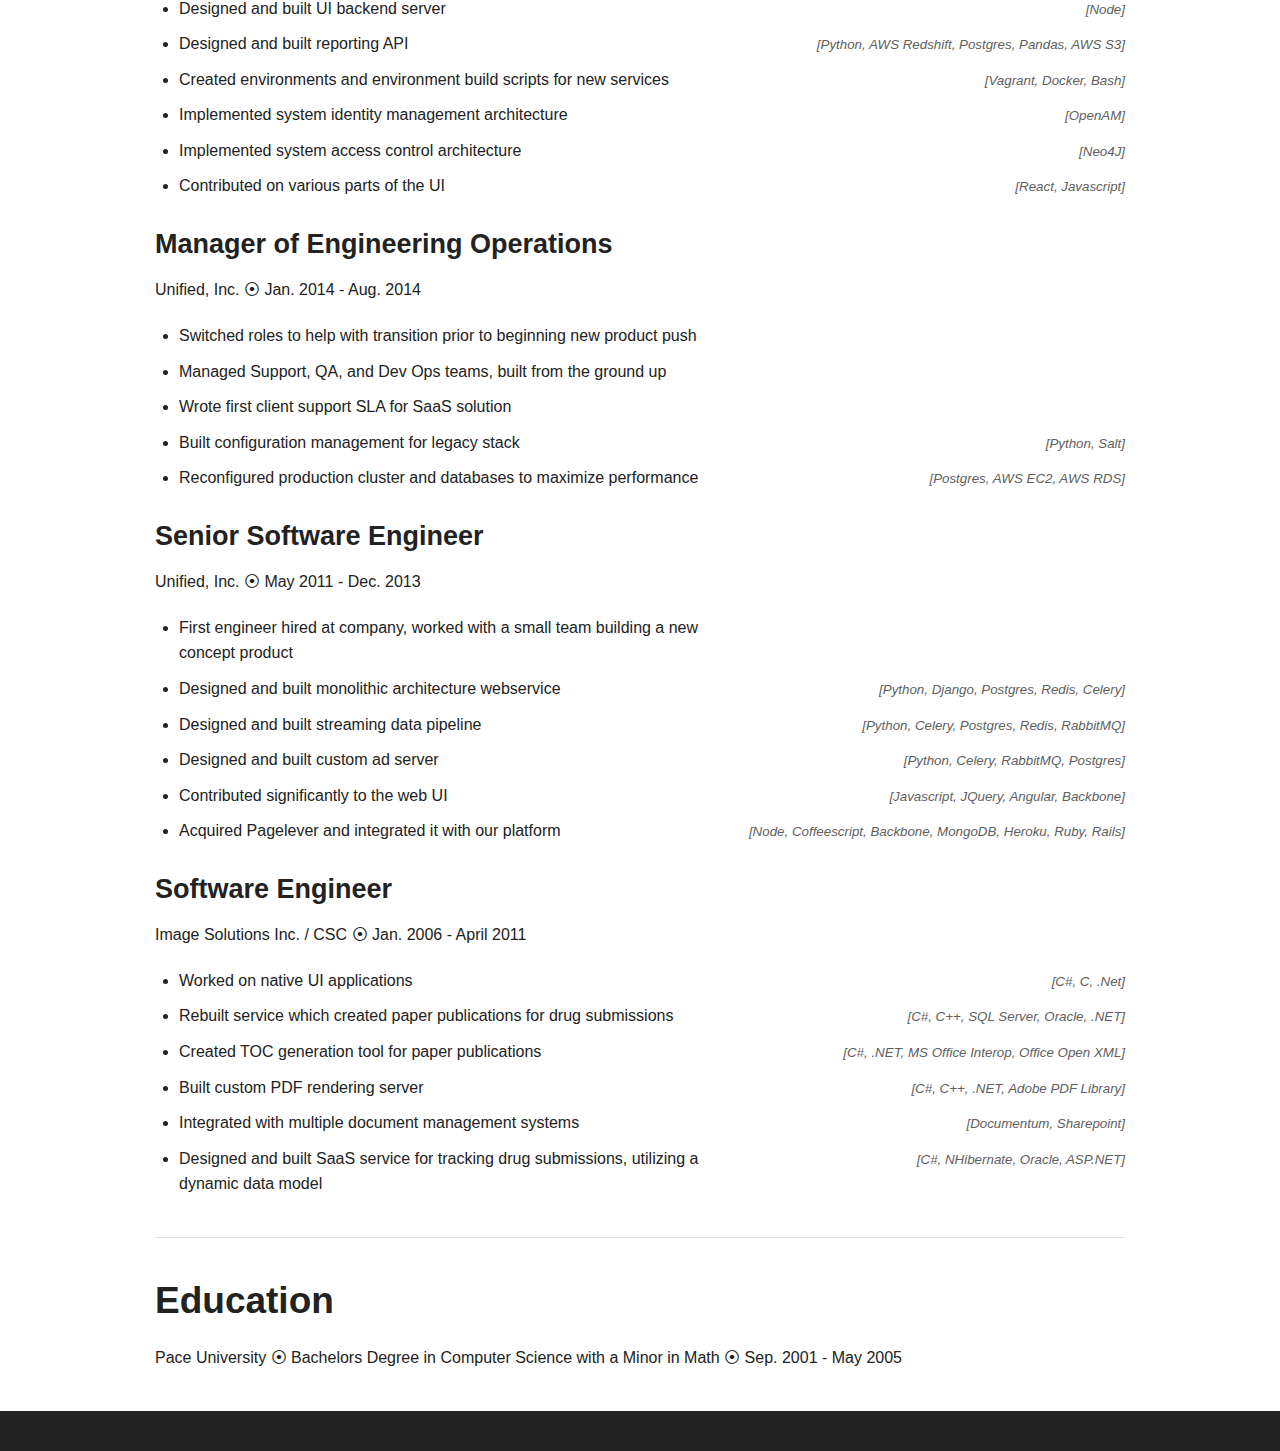
<file: resume/index.html>
<!DOCTYPE html>
<html lang="en">
<head>
<meta charset="UTF-8">
<!--[if IE]><meta http-equiv="X-UA-Compatible" content="IE=edge"><![endif]-->
<meta name="viewport" content="width=device-width, initial-scale=1.0">
<meta name="generator" content="Asciidoctor 1.5.6.1">
<meta name="author" content="john.nadratowski@gmail.com ⦿ 973-270-7084 ⦿ 25 Edgewater Pl. Edgewater, NJ ⦿ Github: @johnnadratowski">
<title>John Nadratowski</title>
<style>
/*! normalize.css v2.1.2 | MIT License | git.io/normalize */
/* ========================================================================== HTML5 display definitions ========================================================================== */
/** Correct `block` display not defined in IE 8/9. */
article,
aside,
details,
figcaption,
figure,
footer,
header,
hgroup,
main,
nav,
section,
summary {
  display: block;
}

/** Correct `inline-block` display not defined in IE 8/9. */
audio,
canvas,
video {
  display: inline-block;
}

/** Prevent modern browsers from displaying `audio` without controls. Remove excess height in iOS 5 devices. */
audio:not([controls]) {
  display: none;
  height: 0;
}

/** Address `[hidden]` styling not present in IE 8/9. Hide the `template` element in IE, Safari, and Firefox < 22. */
[hidden],
template {
  display: none;
}

script {
  display: none !important;
}

/* ========================================================================== Base ========================================================================== */
/** 1. Set default font family to sans-serif. 2. Prevent iOS text size adjust after orientation change, without disabling user zoom. */
html {
  font-family: sans-serif;
  /* 1 */
  -ms-text-size-adjust: 100%;
  /* 2 */
  -webkit-text-size-adjust: 100%;
  /* 2 */
}

/** Remove default margin. */
body {
  margin: 0;
}

/* ========================================================================== Links ========================================================================== */
/** Remove the gray background color from active links in IE 10. */
a {
  background: transparent;
}

/** Address `outline` inconsistency between Chrome and other browsers. */
a:focus {
  outline: thin dotted;
}

/** Improve readability when focused and also mouse hovered in all browsers. */
a:active,
a:hover {
  outline: 0;
}

/* ========================================================================== Typography ========================================================================== */
/** Address variable `h1` font-size and margin within `section` and `article` contexts in Firefox 4+, Safari 5, and Chrome. */
h1 {
  font-size: 2em;
  margin: 0.67em 0;
}

/** Address styling not present in IE 8/9, Safari 5, and Chrome. */
abbr[title] {
  border-bottom: 1px dotted;
}

/** Address style set to `bolder` in Firefox 4+, Safari 5, and Chrome. */
b,
strong {
  font-weight: bold;
}

/** Address styling not present in Safari 5 and Chrome. */
dfn {
  font-style: italic;
}

/** Address differences between Firefox and other browsers. */
hr {
  -moz-box-sizing: content-box;
  box-sizing: content-box;
  height: 0;
}

/** Address styling not present in IE 8/9. */
mark {
  background: #ff0;
  color: #000;
}

/** Correct font family set oddly in Safari 5 and Chrome. */
code,
kbd,
pre,
samp {
  font-family: monospace, serif;
  font-size: 1em;
}

/** Improve readability of pre-formatted text in all browsers. */
pre {
  white-space: pre-wrap;
}

/** Set consistent quote types. */
q {
  quotes: "\201C""\201D""\2018""\2019";
}

/** Address inconsistent and variable font size in all browsers. */
small {
  font-size: 80%;
}

/** Prevent `sub` and `sup` affecting `line-height` in all browsers. */
sub,
sup {
  font-size: 75%;
  line-height: 0;
  position: relative;
  vertical-align: baseline;
}

sup {
  top: -0.5em;
}

sub {
  bottom: -0.25em;
}

/* ========================================================================== Embedded content ========================================================================== */
/** Remove border when inside `a` element in IE 8/9. */
img {
  border: 0;
}

/** Correct overflow displayed oddly in IE 9. */
svg:not(:root) {
  overflow: hidden;
}

/* ========================================================================== Figures ========================================================================== */
/** Address margin not present in IE 8/9 and Safari 5. */
figure {
  margin: 0;
}

/* ========================================================================== Forms ========================================================================== */
/** Define consistent border, margin, and padding. */
fieldset {
  border: 1px solid #c0c0c0;
  margin: 0 2px;
  padding: 0.35em 0.625em 0.75em;
}

/** 1. Correct `color` not being inherited in IE 8/9. 2. Remove padding so people aren't caught out if they zero out fieldsets. */
legend {
  border: 0;
  /* 1 */
  padding: 0;
  /* 2 */
}

/** 1. Correct font family not being inherited in all browsers. 2. Correct font size not being inherited in all browsers. 3. Address margins set differently in Firefox 4+, Safari 5, and Chrome. */
button,
input,
select,
textarea {
  font-family: inherit;
  /* 1 */
  font-size: 100%;
  /* 2 */
  margin: 0;
  /* 3 */
}

/** Address Firefox 4+ setting `line-height` on `input` using `!important` in the UA stylesheet. */
button,
input {
  line-height: normal;
}

/** Address inconsistent `text-transform` inheritance for `button` and `select`. All other form control elements do not inherit `text-transform` values. Correct `button` style inheritance in Chrome, Safari 5+, and IE 8+. Correct `select` style inheritance in Firefox 4+ and Opera. */
button,
select {
  text-transform: none;
}

/** 1. Avoid the WebKit bug in Android 4.0.* where (2) destroys native `audio` and `video` controls. 2. Correct inability to style clickable `input` types in iOS. 3. Improve usability and consistency of cursor style between image-type `input` and others. */
button,
html input[type="button"],
input[type="reset"],
input[type="submit"] {
  -webkit-appearance: button;
  /* 2 */
  cursor: pointer;
  /* 3 */
}

/** Re-set default cursor for disabled elements. */
button[disabled],
html input[disabled] {
  cursor: default;
}

/** 1. Address box sizing set to `content-box` in IE 8/9. 2. Remove excess padding in IE 8/9. */
input[type="checkbox"],
input[type="radio"] {
  box-sizing: border-box;
  /* 1 */
  padding: 0;
  /* 2 */
}

/** 1. Address `appearance` set to `searchfield` in Safari 5 and Chrome. 2. Address `box-sizing` set to `border-box` in Safari 5 and Chrome (include `-moz` to future-proof). */
input[type="search"] {
  -webkit-appearance: textfield;
  /* 1 */
  -moz-box-sizing: content-box;
  -webkit-box-sizing: content-box;
  /* 2 */
  box-sizing: content-box;
}

/** Remove inner padding and search cancel button in Safari 5 and Chrome on OS X. */
input[type="search"]::-webkit-search-cancel-button,
input[type="search"]::-webkit-search-decoration {
  -webkit-appearance: none;
}

/** Remove inner padding and border in Firefox 4+. */
button::-moz-focus-inner,
input::-moz-focus-inner {
  border: 0;
  padding: 0;
}

/** 1. Remove default vertical scrollbar in IE 8/9. 2. Improve readability and alignment in all browsers. */
textarea {
  overflow: auto;
  /* 1 */
  vertical-align: top;
  /* 2 */
}

/* ========================================================================== Tables ========================================================================== */
/** Remove most spacing between table cells. */
table {
  border-collapse: collapse;
  border-spacing: 0;
}

meta.foundation-mq-small {
  font-family: "only screen and (min-width: 768px)";
  width: 768px;
}

meta.foundation-mq-medium {
  font-family: "only screen and (min-width:1280px)";
  width: 1280px;
}

meta.foundation-mq-large {
  font-family: "only screen and (min-width:1440px)";
  width: 1440px;
}

*,
*:before,
*:after {
  -moz-box-sizing: border-box;
  -webkit-box-sizing: border-box;
  box-sizing: border-box;
}

html,
body {
  font-size: 100%;
}

body {
  background: white;
  color: #222222;
  padding: 0;
  margin: 0;
  font-family: "Helvetica Neue", "Helvetica", Helvetica, Arial, sans-serif;
  font-weight: normal;
  font-style: normal;
  line-height: 1;
  position: relative;
  cursor: auto;
}

a:hover {
  cursor: pointer;
}

img,
object,
embed {
  max-width: 100%;
  height: auto;
}

object,
embed {
  height: 100%;
}

img {
  -ms-interpolation-mode: bicubic;
}

#map_canvas img,
#map_canvas embed,
#map_canvas object,
.map_canvas img,
.map_canvas embed,
.map_canvas object {
  max-width: none !important;
}

.left {
  float: left !important;
}

.right {
  float: right !important;
}

.text-left {
  text-align: left !important;
}

.text-right {
  text-align: right !important;
}

.text-center {
  text-align: center !important;
}

.text-justify {
  text-align: justify !important;
}

.hide {
  display: none;
}

.antialiased {
  -webkit-font-smoothing: antialiased;
}

img {
  display: inline-block;
  vertical-align: middle;
}

textarea {
  height: auto;
  min-height: 50px;
}

select {
  width: 100%;
}

object,
svg {
  display: inline-block;
  vertical-align: middle;
}

.center {
  margin-left: auto;
  margin-right: auto;
}

.spread {
  width: 100%;
}

p.lead,
.paragraph.lead>p,
#preamble>.sectionbody>.paragraph:first-of-type p {
  font-size: 1.21875em;
  line-height: 1.6;
}

.subheader,
.admonitionblock td.content>.title,
.audioblock>.title,
.exampleblock>.title,
.imageblock>.title,
.listingblock>.title,
.literalblock>.title,
.stemblock>.title,
.openblock>.title,
.paragraph>.title,
.quoteblock>.title,
table.tableblock>.title,
.verseblock>.title,
.videoblock>.title,
.dlist>.title,
.olist>.title,
.ulist>.title,
.qlist>.title,
.hdlist>.title {
  line-height: 1.4;
  color: #6f6f6f;
  font-weight: 300;
  margin-top: 0.2em;
  margin-bottom: 0.5em;
}

/* Typography resets */
div,
dl,
dt,
dd,
ul,
ol,
li,
h1,
h2,
h3,
#toctitle,
.sidebarblock>.content>.title,
h4,
h5,
h6,
pre,
form,
p,
blockquote,
th,
td {
  margin: 0;
  padding: 0;
  direction: ltr;
}

/* Default Link Styles */
a {
  color: #2ba6cb;
  text-decoration: none;
  line-height: inherit;
}

a:hover,
a:focus {
  color: #2795b6;
}

a img {
  border: none;
}

/* Default paragraph styles */
p {
  font-family: inherit;
  font-weight: normal;
  font-size: 1em;
  line-height: 1.6;
  margin-bottom: 1.25em;
  text-rendering: optimizeLegibility;
}

p aside {
  font-size: 0.875em;
  line-height: 1.35;
  font-style: italic;
}

/* Default header styles */
h1,
h2,
h3,
#toctitle,
.sidebarblock>.content>.title,
h4,
h5,
h6 {
  font-family: "Helvetica Neue", "Helvetica", Helvetica, Arial, sans-serif;
  font-weight: bold;
  font-style: normal;
  color: #222222;
  text-rendering: optimizeLegibility;
  margin-top: 1em;
  margin-bottom: 0.5em;
  line-height: 1.2125em;
}

h1 small,
h2 small,
h3 small,
#toctitle small,
.sidebarblock>.content>.title small,
h4 small,
h5 small,
h6 small {
  font-size: 60%;
  color: #6f6f6f;
  line-height: 0;
}

h1 {
  font-size: 2.125em;
}

h2 {
  font-size: 1.6875em;
}

h3,
#toctitle,
.sidebarblock>.content>.title {
  font-size: 1.375em;
}

h4 {
  font-size: 1.125em;
}

h5 {
  font-size: 1.125em;
}

h6 {
  font-size: 1em;
}

hr {
  border: solid #dddddd;
  border-width: 1px 0 0;
  clear: both;
  margin: 1.25em 0 1.1875em;
  height: 0;
}

/* Helpful Typography Defaults */
em,
i {
  font-style: italic;
  line-height: inherit;
}

strong,
b {
  font-weight: bold;
  line-height: inherit;
}

small {
  font-size: 60%;
  line-height: inherit;
}

code {
  font-family: Consolas, "Liberation Mono", Courier, monospace;
  font-weight: bold;
  color: #7f0a0c;
}

/* Lists */
ul,
ol,
dl {
  font-size: 1em;
  line-height: 1.6;
  margin-bottom: 1.25em;
  list-style-position: outside;
  font-family: inherit;
}

ul,
ol {
  margin-left: 1.5em;
}

ul.no-bullet,
ol.no-bullet {
  margin-left: 1.5em;
}

/* Unordered Lists */
ul li ul,
ul li ol {
  margin-left: 1.25em;
  margin-bottom: 0;
  font-size: 1em;
  /* Override nested font-size change */
}

ul.square li ul,
ul.circle li ul,
ul.disc li ul {
  list-style: inherit;
}

ul.square {
  list-style-type: square;
}

ul.circle {
  list-style-type: circle;
}

ul.disc {
  list-style-type: disc;
}

ul.no-bullet {
  list-style: none;
}

/* Ordered Lists */
ol li ul,
ol li ol {
  margin-left: 1.25em;
  margin-bottom: 0;
}

/* Definition Lists */
dl dt {
  margin-bottom: 0.3125em;
  font-weight: bold;
}

dl dd {
  margin-bottom: 1.25em;
}

/* Abbreviations */
abbr,
acronym {
  text-transform: uppercase;
  font-size: 90%;
  color: #222222;
  border-bottom: 1px dotted #dddddd;
  cursor: help;
}

abbr {
  text-transform: none;
}

/* Blockquotes */
blockquote {
  margin: 0 0 1.25em;
  padding: 0.5625em 1.25em 0 1.1875em;
  border-left: 1px solid #dddddd;
}

blockquote cite {
  display: block;
  font-size: 0.8125em;
  color: #555555;
}

blockquote cite:before {
  content: "\2014 \0020";
}

blockquote cite a,
blockquote cite a:visited {
  color: #555555;
}

blockquote,
blockquote p {
  line-height: 1.6;
  color: #6f6f6f;
}

/* Microformats */
.vcard {
  display: inline-block;
  margin: 0 0 1.25em 0;
  border: 1px solid #dddddd;
  padding: 0.625em 0.75em;
}

.vcard li {
  margin: 0;
  display: block;
}

.vcard .fn {
  font-weight: bold;
  font-size: 0.9375em;
}

.vevent .summary {
  font-weight: bold;
}

.vevent abbr {
  cursor: auto;
  text-decoration: none;
  font-weight: bold;
  border: none;
  padding: 0 0.0625em;
}

@media only screen and (min-width: 768px) {

  h1,
  h2,
  h3,
  #toctitle,
  .sidebarblock>.content>.title,
  h4,
  h5,
  h6 {
    line-height: 1.4;
  }

  h1 {
    font-size: 2.75em;
  }

  h2 {
    font-size: 2.3125em;
  }

  h3,
  #toctitle,
  .sidebarblock>.content>.title {
    font-size: 1.6875em;
  }

  h4 {
    font-size: 1.4375em;
  }
}

/* Tables */
table {
  background: white;
  margin-bottom: 1.25em;
  border: solid 1px #dddddd;
}

table thead,
table tfoot {
  background: whitesmoke;
  font-weight: bold;
}

table thead tr th,
table thead tr td,
table tfoot tr th,
table tfoot tr td {
  padding: 0.5em 0.625em 0.625em;
  font-size: inherit;
  color: #222222;
  text-align: left;
}

table tr th,
table tr td {
  padding: 0.5625em 0.625em;
  font-size: inherit;
  color: #222222;
}

table tr.even,
table tr.alt,
table tr:nth-of-type(even) {
  background: #f9f9f9;
}

table thead tr th,
table tfoot tr th,
table tbody tr td,
table tr td,
table tfoot tr td {
  display: table-cell;
  line-height: 1.4;
}

body {
  -moz-osx-font-smoothing: grayscale;
  -webkit-font-smoothing: antialiased;
  tab-size: 4;
}

h1,
h2,
h3,
#toctitle,
.sidebarblock>.content>.title,
h4,
h5,
h6 {
  line-height: 1.4;
}

.clearfix:before,
.clearfix:after,
.float-group:before,
.float-group:after {
  content: " ";
  display: table;
}

.clearfix:after,
.float-group:after {
  clear: both;
}

*:not(pre)>code {
  font-size: inherit;
  font-style: normal !important;
  letter-spacing: 0;
  padding: 0;
  line-height: inherit;
  word-wrap: break-word;
}

*:not(pre)>code.nobreak {
  word-wrap: normal;
}

*:not(pre)>code.nowrap {
  white-space: nowrap;
}

pre,
pre>code {
  line-height: 1.4;
  color: black;
  font-family: monospace, serif;
  font-weight: normal;
}

em em {
  font-style: normal;
}

strong strong {
  font-weight: normal;
}

.keyseq {
  color: #555555;
}

kbd {
  font-family: Consolas, "Liberation Mono", Courier, monospace;
  display: inline-block;
  color: #222222;
  font-size: 0.65em;
  line-height: 1.45;
  background-color: #f7f7f7;
  border: 1px solid #ccc;
  -webkit-border-radius: 3px;
  border-radius: 3px;
  -webkit-box-shadow: 0 1px 0 rgba(0, 0, 0, 0.2), 0 0 0 0.1em white inset;
  box-shadow: 0 1px 0 rgba(0, 0, 0, 0.2), 0 0 0 0.1em white inset;
  margin: 0 0.15em;
  padding: 0.2em 0.5em;
  vertical-align: middle;
  position: relative;
  top: -0.1em;
  white-space: nowrap;
}

.keyseq kbd:first-child {
  margin-left: 0;
}

.keyseq kbd:last-child {
  margin-right: 0;
}

.menuseq,
.menu {
  color: #090909;
}

b.button:before,
b.button:after {
  position: relative;
  top: -1px;
  font-weight: normal;
}

b.button:before {
  content: "[";
  padding: 0 3px 0 2px;
}

b.button:after {
  content: "]";
  padding: 0 2px 0 3px;
}

#header,
#content,
#footnotes,
#footer {
  width: 100%;
  margin-left: auto;
  margin-right: auto;
  margin-top: 0;
  margin-bottom: 0;
  max-width: 62.5em;
  *zoom: 1;
  position: relative;
  padding-left: 0.9375em;
  padding-right: 0.9375em;
}

#header:before,
#header:after,
#content:before,
#content:after,
#footnotes:before,
#footnotes:after,
#footer:before,
#footer:after {
  content: " ";
  display: table;
}

#header:after,
#content:after,
#footnotes:after,
#footer:after {
  clear: both;
}

#content {
  margin-top: 1.25em;
}

#content:before {
  content: none;
}

#header>h1:first-child {
  color: black;
  margin-top: 2.25rem;
  margin-bottom: 0;
}

#header>h1:first-child+#toc {
  margin-top: 8px;
  border-top: 1px solid #dddddd;
}

#header>h1:only-child,
body.toc2 #header>h1:nth-last-child(2) {
  border-bottom: 1px solid #dddddd;
  padding-bottom: 8px;
}

#header .details {
  border-bottom: 1px solid #dddddd;
  line-height: 1.45;
  padding-top: 0.25em;
  padding-bottom: 0.25em;
  padding-left: 0.25em;
  color: #555555;
  display: -ms-flexbox;
  display: -webkit-flex;
  display: flex;
  -ms-flex-flow: row wrap;
  -webkit-flex-flow: row wrap;
  flex-flow: row wrap;
}

#header .details span:first-child {
  margin-left: -0.125em;
}

#header .details span.email a {
  color: #6f6f6f;
}

#header .details br {
  display: none;
}

#header .details br+span:before {
  content: "\00a0\2013\00a0";
}

#header .details br+span.author:before {
  content: "\00a0\22c5\00a0";
  color: #6f6f6f;
}

#header .details br+span#revremark:before {
  content: "\00a0|\00a0";
}

#header #revnumber {
  text-transform: capitalize;
}

#header #revnumber:after {
  content: "\00a0";
}

#content>h1:first-child:not([class]) {
  color: black;
  border-bottom: 1px solid #dddddd;
  padding-bottom: 8px;
  margin-top: 0;
  padding-top: 1rem;
  margin-bottom: 1.25rem;
}

#toc {
  border-bottom: 1px solid #dddddd;
  padding-bottom: 0.5em;
}

#toc>ul {
  margin-left: 0.125em;
}

#toc ul.sectlevel0>li>a {
  font-style: italic;
}

#toc ul.sectlevel0 ul.sectlevel1 {
  margin: 0.5em 0;
}

#toc ul {
  font-family: "Helvetica Neue", "Helvetica", Helvetica, Arial, sans-serif;
  list-style-type: none;
}

#toc li {
  line-height: 1.3334;
  margin-top: 0.3334em;
}

#toc a {
  text-decoration: none;
}

#toc a:active {
  text-decoration: underline;
}

#toctitle {
  color: #6f6f6f;
  font-size: 1.2em;
}

@media only screen and (min-width: 768px) {
  #toctitle {
    font-size: 1.375em;
  }

  body.toc2 {
    padding-left: 15em;
    padding-right: 0;
  }

  #toc.toc2 {
    margin-top: 0 !important;
    background-color: #f2f2f2;
    position: fixed;
    width: 15em;
    left: 0;
    top: 0;
    border-right: 1px solid #dddddd;
    border-top-width: 0 !important;
    border-bottom-width: 0 !important;
    z-index: 1000;
    padding: 1.25em 1em;
    height: 100%;
    overflow: auto;
  }

  #toc.toc2 #toctitle {
    margin-top: 0;
    margin-bottom: 0.8rem;
    font-size: 1.2em;
  }

  #toc.toc2>ul {
    font-size: 0.9em;
    margin-bottom: 0;
  }

  #toc.toc2 ul ul {
    margin-left: 0;
    padding-left: 1em;
  }

  #toc.toc2 ul.sectlevel0 ul.sectlevel1 {
    padding-left: 0;
    margin-top: 0.5em;
    margin-bottom: 0.5em;
  }

  body.toc2.toc-right {
    padding-left: 0;
    padding-right: 15em;
  }

  body.toc2.toc-right #toc.toc2 {
    border-right-width: 0;
    border-left: 1px solid #dddddd;
    left: auto;
    right: 0;
  }
}

@media only screen and (min-width: 1280px) {
  body.toc2 {
    padding-left: 20em;
    padding-right: 0;
  }

  #toc.toc2 {
    width: 20em;
  }

  #toc.toc2 #toctitle {
    font-size: 1.375em;
  }

  #toc.toc2>ul {
    font-size: 0.95em;
  }

  #toc.toc2 ul ul {
    padding-left: 1.25em;
  }

  body.toc2.toc-right {
    padding-left: 0;
    padding-right: 20em;
  }
}

#content #toc {
  border-style: solid;
  border-width: 1px;
  border-color: #d9d9d9;
  margin-bottom: 1.25em;
  padding: 1.25em;
  background: #f2f2f2;
  -webkit-border-radius: 0;
  border-radius: 0;
}

#content #toc> :first-child {
  margin-top: 0;
}

#content #toc> :last-child {
  margin-bottom: 0;
}

#footer {
  max-width: 100%;
  background-color: #222222;
  padding: 1.25em;
}

#footer-text {
  color: #dddddd;
  line-height: 1.44;
}

.sect1 {
  padding-bottom: 0.625em;
}

@media only screen and (min-width: 768px) {
  .sect1 {
    padding-bottom: 1.25em;
  }
}

.sect1+.sect1 {
  border-top: 1px solid #dddddd;
}

#content h1>a.anchor,
h2>a.anchor,
h3>a.anchor,
#toctitle>a.anchor,
.sidebarblock>.content>.title>a.anchor,
h4>a.anchor,
h5>a.anchor,
h6>a.anchor {
  position: absolute;
  z-index: 1001;
  width: 1.5ex;
  margin-left: -1.5ex;
  display: block;
  text-decoration: none !important;
  visibility: hidden;
  text-align: center;
  font-weight: normal;
}

#content h1>a.anchor:before,
h2>a.anchor:before,
h3>a.anchor:before,
#toctitle>a.anchor:before,
.sidebarblock>.content>.title>a.anchor:before,
h4>a.anchor:before,
h5>a.anchor:before,
h6>a.anchor:before {
  content: "\00A7";
  font-size: 0.85em;
  display: block;
  padding-top: 0.1em;
}

#content h1:hover>a.anchor,
#content h1>a.anchor:hover,
h2:hover>a.anchor,
h2>a.anchor:hover,
h3:hover>a.anchor,
#toctitle:hover>a.anchor,
.sidebarblock>.content>.title:hover>a.anchor,
h3>a.anchor:hover,
#toctitle>a.anchor:hover,
.sidebarblock>.content>.title>a.anchor:hover,
h4:hover>a.anchor,
h4>a.anchor:hover,
h5:hover>a.anchor,
h5>a.anchor:hover,
h6:hover>a.anchor,
h6>a.anchor:hover {
  visibility: visible;
}

#content h1>a.link,
h2>a.link,
h3>a.link,
#toctitle>a.link,
.sidebarblock>.content>.title>a.link,
h4>a.link,
h5>a.link,
h6>a.link {
  color: #222222;
  text-decoration: none;
}

#content h1>a.link:hover,
h2>a.link:hover,
h3>a.link:hover,
#toctitle>a.link:hover,
.sidebarblock>.content>.title>a.link:hover,
h4>a.link:hover,
h5>a.link:hover,
h6>a.link:hover {
  color: #151515;
}

.audioblock,
.imageblock,
.literalblock,
.listingblock,
.stemblock,
.videoblock {
  margin-bottom: 1.25em;
}

.admonitionblock td.content>.title,
.audioblock>.title,
.exampleblock>.title,
.imageblock>.title,
.listingblock>.title,
.literalblock>.title,
.stemblock>.title,
.openblock>.title,
.paragraph>.title,
.quoteblock>.title,
table.tableblock>.title,
.verseblock>.title,
.videoblock>.title,
.dlist>.title,
.olist>.title,
.ulist>.title,
.qlist>.title,
.hdlist>.title {
  text-rendering: optimizeLegibility;
  text-align: left;
}

table.tableblock>caption.title {
  white-space: nowrap;
  overflow: visible;
  max-width: 0;
}

.paragraph.lead>p,
#preamble>.sectionbody>.paragraph:first-of-type p {
  color: black;
}

table.tableblock #preamble>.sectionbody>.paragraph:first-of-type p {
  font-size: inherit;
}

.admonitionblock>table {
  border-collapse: separate;
  border: 0;
  background: none;
  width: 100%;
}

.admonitionblock>table td.icon {
  text-align: center;
  width: 80px;
}

.admonitionblock>table td.icon img {
  max-width: initial;
}

.admonitionblock>table td.icon .title {
  font-weight: bold;
  font-family: "Helvetica Neue", "Helvetica", Helvetica, Arial, sans-serif;
  text-transform: uppercase;
}

.admonitionblock>table td.content {
  padding-left: 1.125em;
  padding-right: 1.25em;
  border-left: 1px solid #dddddd;
  color: #555555;
}

.admonitionblock>table td.content> :last-child> :last-child {
  margin-bottom: 0;
}

.exampleblock>.content {
  border-style: solid;
  border-width: 1px;
  border-color: #e6e6e6;
  margin-bottom: 1.25em;
  padding: 1.25em;
  background: white;
  -webkit-border-radius: 0;
  border-radius: 0;
}

.exampleblock>.content> :first-child {
  margin-top: 0;
}

.exampleblock>.content> :last-child {
  margin-bottom: 0;
}

.sidebarblock {
  border-style: solid;
  border-width: 1px;
  border-color: #d9d9d9;
  margin-bottom: 1.25em;
  padding: 1.25em;
  background: #f2f2f2;
  -webkit-border-radius: 0;
  border-radius: 0;
}

.sidebarblock> :first-child {
  margin-top: 0;
}

.sidebarblock> :last-child {
  margin-bottom: 0;
}

.sidebarblock>.content>.title {
  color: #6f6f6f;
  margin-top: 0;
}

.exampleblock>.content> :last-child> :last-child,
.exampleblock>.content .olist>ol>li:last-child> :last-child,
.exampleblock>.content .ulist>ul>li:last-child> :last-child,
.exampleblock>.content .qlist>ol>li:last-child> :last-child,
.sidebarblock>.content> :last-child> :last-child,
.sidebarblock>.content .olist>ol>li:last-child> :last-child,
.sidebarblock>.content .ulist>ul>li:last-child> :last-child,
.sidebarblock>.content .qlist>ol>li:last-child> :last-child {
  margin-bottom: 0;
}

.literalblock pre,
.listingblock pre:not(.highlight),
.listingblock pre[class="highlight"],
.listingblock pre[class^="highlight "],
.listingblock pre.CodeRay,
.listingblock pre.prettyprint {
  background: #eeeeee;
}

.sidebarblock .literalblock pre,
.sidebarblock .listingblock pre:not(.highlight),
.sidebarblock .listingblock pre[class="highlight"],
.sidebarblock .listingblock pre[class^="highlight "],
.sidebarblock .listingblock pre.CodeRay,
.sidebarblock .listingblock pre.prettyprint {
  background: #f2f1f1;
}

.literalblock pre,
.literalblock pre[class],
.listingblock pre,
.listingblock pre[class] {
  border: 1px solid #cccccc;
  -webkit-border-radius: 0;
  border-radius: 0;
  word-wrap: break-word;
  padding: 0.8em 0.8em 0.65em 0.8em;
  font-size: 0.8125em;
}

.literalblock pre.nowrap,
.literalblock pre[class].nowrap,
.listingblock pre.nowrap,
.listingblock pre[class].nowrap {
  overflow-x: auto;
  white-space: pre;
  word-wrap: normal;
}

@media only screen and (min-width: 768px) {

  .literalblock pre,
  .literalblock pre[class],
  .listingblock pre,
  .listingblock pre[class] {
    font-size: 0.90625em;
  }
}

@media only screen and (min-width: 1280px) {

  .literalblock pre,
  .literalblock pre[class],
  .listingblock pre,
  .listingblock pre[class] {
    font-size: 1em;
  }
}

.literalblock.output pre {
  color: #eeeeee;
  background-color: black;
}

.listingblock pre.highlightjs {
  padding: 0;
}

.listingblock pre.highlightjs>code {
  padding: 0.8em 0.8em 0.65em 0.8em;
  -webkit-border-radius: 0;
  border-radius: 0;
}

.listingblock>.content {
  position: relative;
}

.listingblock code[data-lang]:before {
  display: none;
  content: attr(data-lang);
  position: absolute;
  font-size: 0.75em;
  top: 0.425rem;
  right: 0.5rem;
  line-height: 1;
  text-transform: uppercase;
  color: #999;
}

.listingblock:hover code[data-lang]:before {
  display: block;
}

.listingblock.terminal pre .command:before {
  content: attr(data-prompt);
  padding-right: 0.5em;
  color: #999;
}

.listingblock.terminal pre .command:not([data-prompt]):before {
  content: "$";
}

table.pyhltable {
  border-collapse: separate;
  border: 0;
  margin-bottom: 0;
  background: none;
}

table.pyhltable td {
  vertical-align: top;
  padding-top: 0;
  padding-bottom: 0;
  line-height: 1.4;
}

table.pyhltable td.code {
  padding-left: .75em;
  padding-right: 0;
}

pre.pygments .lineno,
table.pyhltable td:not(.code) {
  color: #999;
  padding-left: 0;
  padding-right: .5em;
  border-right: 1px solid #dddddd;
}

pre.pygments .lineno {
  display: inline-block;
  margin-right: .25em;
}

table.pyhltable .linenodiv {
  background: none !important;
  padding-right: 0 !important;
}

.quoteblock {
  margin: 0 1em 1.25em 1.5em;
  display: table;
}

.quoteblock>.title {
  margin-left: -1.5em;
  margin-bottom: 0.75em;
}

.quoteblock blockquote,
.quoteblock blockquote p {
  color: #6f6f6f;
  font-size: 1.15rem;
  line-height: 1.75;
  word-spacing: 0.1em;
  letter-spacing: 0;
  font-style: italic;
  text-align: justify;
}

.quoteblock blockquote {
  margin: 0;
  padding: 0;
  border: 0;
}

.quoteblock blockquote:before {
  content: "\201c";
  float: left;
  font-size: 2.75em;
  font-weight: bold;
  line-height: 0.6em;
  margin-left: -0.6em;
  color: #6f6f6f;
  text-shadow: 0 1px 2px rgba(0, 0, 0, 0.1);
}

.quoteblock blockquote>.paragraph:last-child p {
  margin-bottom: 0;
}

.quoteblock .attribution {
  margin-top: 0.5em;
  margin-right: 0.5ex;
  text-align: right;
}

.quoteblock .quoteblock {
  margin-left: 0;
  margin-right: 0;
  padding: 0.5em 0;
  border-left: 3px solid #555555;
}

.quoteblock .quoteblock blockquote {
  padding: 0 0 0 0.75em;
}

.quoteblock .quoteblock blockquote:before {
  display: none;
}

.verseblock {
  margin: 0 1em 1.25em 1em;
}

.verseblock pre {
  font-family: "Open Sans", "DejaVu Sans", sans;
  font-size: 1.15rem;
  color: #6f6f6f;
  font-weight: 300;
  text-rendering: optimizeLegibility;
}

.verseblock pre strong {
  font-weight: 400;
}

.verseblock .attribution {
  margin-top: 1.25rem;
  margin-left: 0.5ex;
}

.quoteblock .attribution,
.verseblock .attribution {
  font-size: 0.8125em;
  line-height: 1.45;
  font-style: italic;
}

.quoteblock .attribution br,
.verseblock .attribution br {
  display: none;
}

.quoteblock .attribution cite,
.verseblock .attribution cite {
  display: block;
  letter-spacing: -0.025em;
  color: #555555;
}

.quoteblock.abstract {
  margin: 0 0 1.25em 0;
  display: block;
}

.quoteblock.abstract blockquote,
.quoteblock.abstract blockquote p {
  text-align: left;
  word-spacing: 0;
}

.quoteblock.abstract blockquote:before,
.quoteblock.abstract blockquote p:first-of-type:before {
  display: none;
}

table.tableblock {
  max-width: 100%;
  border-collapse: separate;
}

table.tableblock td>.paragraph:last-child p>p:last-child,
table.tableblock th>p:last-child,
table.tableblock td>p:last-child {
  margin-bottom: 0;
}

table.tableblock,
th.tableblock,
td.tableblock {
  border: 0 solid #dddddd;
}

table.grid-all th.tableblock,
table.grid-all td.tableblock {
  border-width: 0 1px 1px 0;
}

table.grid-all tfoot>tr>th.tableblock,
table.grid-all tfoot>tr>td.tableblock {
  border-width: 1px 1px 0 0;
}

table.grid-cols th.tableblock,
table.grid-cols td.tableblock {
  border-width: 0 1px 0 0;
}

table.grid-all *>tr>.tableblock:last-child,
table.grid-cols *>tr>.tableblock:last-child {
  border-right-width: 0;
}

table.grid-rows th.tableblock,
table.grid-rows td.tableblock {
  border-width: 0 0 1px 0;
}

table.grid-all tbody>tr:last-child>th.tableblock,
table.grid-all tbody>tr:last-child>td.tableblock,
table.grid-all thead:last-child>tr>th.tableblock,
table.grid-rows tbody>tr:last-child>th.tableblock,
table.grid-rows tbody>tr:last-child>td.tableblock,
table.grid-rows thead:last-child>tr>th.tableblock {
  border-bottom-width: 0;
}

table.grid-rows tfoot>tr>th.tableblock,
table.grid-rows tfoot>tr>td.tableblock {
  border-width: 1px 0 0 0;
}

table.frame-all {
  border-width: 1px;
}

table.frame-sides {
  border-width: 0 1px;
}

table.frame-topbot {
  border-width: 1px 0;
}

th.halign-left,
td.halign-left {
  text-align: left;
}

th.halign-right,
td.halign-right {
  text-align: right;
}

th.halign-center,
td.halign-center {
  text-align: center;
}

th.valign-top,
td.valign-top {
  vertical-align: top;
}

th.valign-bottom,
td.valign-bottom {
  vertical-align: bottom;
}

th.valign-middle,
td.valign-middle {
  vertical-align: middle;
}

table thead th,
table tfoot th {
  font-weight: bold;
}

tbody tr th {
  display: table-cell;
  line-height: 1.4;
  background: whitesmoke;
}

tbody tr th,
tbody tr th p,
tfoot tr th,
tfoot tr th p {
  color: #222222;
  font-weight: bold;
}

p.tableblock>code:only-child {
  background: none;
  padding: 0;
}

p.tableblock {
  font-size: 1em;
}

td>div.verse {
  white-space: pre;
}

ol {
  margin-left: 1.75em;
}

ul li ol {
  margin-left: 1.5em;
}

dl dd {
  margin-left: 1.125em;
}

dl dd:last-child,
dl dd:last-child> :last-child {
  margin-bottom: 0;
}

ol>li p,
ul>li p,
ul dd,
ol dd,
.olist .olist,
.ulist .ulist,
.ulist .olist,
.olist .ulist {
  margin-bottom: 0.625em;
}

ul.unstyled,
ol.unnumbered,
ul.checklist,
ul.none {
  list-style-type: none;
}

ul.unstyled,
ol.unnumbered,
ul.checklist {
  margin-left: 0.625em;
}

ul.checklist li>p:first-child>.fa-square-o:first-child,
ul.checklist li>p:first-child>.fa-check-square-o:first-child {
  width: 1em;
  font-size: 0.85em;
}

ul.checklist li>p:first-child>input[type="checkbox"]:first-child {
  width: 1em;
  position: relative;
  top: 1px;
}

ul.inline {
  margin: 0 auto 0.625em auto;
  margin-left: -1.375em;
  margin-right: 0;
  padding: 0;
  list-style: none;
  overflow: hidden;
}

ul.inline>li {
  list-style: none;
  float: left;
  margin-left: 1.375em;
  display: block;
}

ul.inline>li>* {
  display: block;
}

.unstyled dl dt {
  font-weight: normal;
  font-style: normal;
}

ol.arabic {
  list-style-type: decimal;
}

ol.decimal {
  list-style-type: decimal-leading-zero;
}

ol.loweralpha {
  list-style-type: lower-alpha;
}

ol.upperalpha {
  list-style-type: upper-alpha;
}

ol.lowerroman {
  list-style-type: lower-roman;
}

ol.upperroman {
  list-style-type: upper-roman;
}

ol.lowergreek {
  list-style-type: lower-greek;
}

.hdlist>table,
.colist>table {
  border: 0;
  background: none;
}

.hdlist>table>tbody>tr,
.colist>table>tbody>tr {
  background: none;
}

td.hdlist1,
td.hdlist2 {
  vertical-align: top;
  padding: 0 0.625em;
}

td.hdlist1 {
  font-weight: bold;
  padding-bottom: 1.25em;
}

.literalblock+.colist,
.listingblock+.colist {
  margin-top: -0.5em;
}

.colist>table tr>td:first-of-type {
  padding: 0 0.75em;
  line-height: 1;
}

.colist>table tr>td:first-of-type img {
  max-width: initial;
}

.colist>table tr>td:last-of-type {
  padding: 0.25em 0;
}

.thumb,
.th {
  line-height: 0;
  display: inline-block;
  border: solid 4px white;
  -webkit-box-shadow: 0 0 0 1px #dddddd;
  box-shadow: 0 0 0 1px #dddddd;
}

.imageblock.left,
.imageblock[style*="float: left"] {
  margin: 0.25em 0.625em 1.25em 0;
}

.imageblock.right,
.imageblock[style*="float: right"] {
  margin: 0.25em 0 1.25em 0.625em;
}

.imageblock>.title {
  margin-bottom: 0;
}

.imageblock.thumb,
.imageblock.th {
  border-width: 6px;
}

.imageblock.thumb>.title,
.imageblock.th>.title {
  padding: 0 0.125em;
}

.image.left,
.image.right {
  margin-top: 0.25em;
  margin-bottom: 0.25em;
  display: inline-block;
  line-height: 0;
}

.image.left {
  margin-right: 0.625em;
}

.image.right {
  margin-left: 0.625em;
}

a.image {
  text-decoration: none;
  display: inline-block;
}

a.image object {
  pointer-events: none;
}

sup.footnote,
sup.footnoteref {
  font-size: 0.875em;
  position: static;
  vertical-align: super;
}

sup.footnote a,
sup.footnoteref a {
  text-decoration: none;
}

sup.footnote a:active,
sup.footnoteref a:active {
  text-decoration: underline;
}

#footnotes {
  padding-top: 0.75em;
  padding-bottom: 0.75em;
  margin-bottom: 0.625em;
}

#footnotes hr {
  width: 20%;
  min-width: 6.25em;
  margin: -0.25em 0 0.75em 0;
  border-width: 1px 0 0 0;
}

#footnotes .footnote {
  padding: 0 0.375em 0 0.225em;
  line-height: 1.3334;
  font-size: 0.875em;
  margin-left: 1.2em;
  text-indent: -1.05em;
  margin-bottom: 0.2em;
}

#footnotes .footnote a:first-of-type {
  font-weight: bold;
  text-decoration: none;
}

#footnotes .footnote:last-of-type {
  margin-bottom: 0;
}

#content #footnotes {
  margin-top: -0.625em;
  margin-bottom: 0;
  padding: 0.75em 0;
}

.gist .file-data>table {
  border: 0;
  background: #fff;
  width: 100%;
  margin-bottom: 0;
}

.gist .file-data>table td.line-data {
  width: 99%;
}

div.unbreakable {
  page-break-inside: avoid;
}

.big {
  font-size: larger;
}

.small {
  font-size: smaller;
}

.underline {
  text-decoration: underline;
}

.overline {
  text-decoration: overline;
}

.line-through {
  text-decoration: line-through;
}

.aqua {
  color: #00bfbf;
}

.aqua-background {
  background-color: #00fafa;
}

.black {
  color: black;
}

.black-background {
  background-color: black;
}

.blue {
  color: #0000bf;
}

.blue-background {
  background-color: #0000fa;
}

.fuchsia {
  color: #bf00bf;
}

.fuchsia-background {
  background-color: #fa00fa;
}

.gray {
  color: #606060;
}

.gray-background {
  background-color: #7d7d7d;
}

.green {
  color: #006000;
}

.green-background {
  background-color: #007d00;
}

.lime {
  color: #00bf00;
}

.lime-background {
  background-color: #00fa00;
}

.maroon {
  color: #600000;
}

.maroon-background {
  background-color: #7d0000;
}

.navy {
  color: #000060;
}

.navy-background {
  background-color: #00007d;
}

.olive {
  color: #606000;
}

.olive-background {
  background-color: #7d7d00;
}

.purple {
  color: #600060;
}

.purple-background {
  background-color: #7d007d;
}

.red {
  color: #bf0000;
}

.red-background {
  background-color: #fa0000;
}

.silver {
  color: #909090;
}

.silver-background {
  background-color: #bcbcbc;
}

.teal {
  color: #006060;
}

.teal-background {
  background-color: #007d7d;
}

.white {
  color: #bfbfbf;
}

.white-background {
  background-color: #fafafa;
}

.yellow {
  color: #bfbf00;
}

.yellow-background {
  background-color: #fafa00;
}

span.icon>.fa {
  cursor: default;
}

.admonitionblock td.icon [class^="fa icon-"] {
  font-size: 2.5em;
  text-shadow: 1px 1px 2px rgba(0, 0, 0, 0.5);
  cursor: default;
}

.admonitionblock td.icon .icon-note:before {
  content: "\f05a";
  color: #207c98;
}

.admonitionblock td.icon .icon-tip:before {
  content: "\f0eb";
  text-shadow: 1px 1px 2px rgba(155, 155, 0, 0.8);
  color: #111;
}

.admonitionblock td.icon .icon-warning:before {
  content: "\f071";
  color: #bf6900;
}

.admonitionblock td.icon .icon-caution:before {
  content: "\f06d";
  color: #bf3400;
}

.admonitionblock td.icon .icon-important:before {
  content: "\f06a";
  color: #bf0000;
}

.conum[data-value] {
  display: inline-block;
  color: #fff !important;
  background-color: #222222;
  -webkit-border-radius: 100px;
  border-radius: 100px;
  text-align: center;
  font-size: 0.75em;
  width: 1.67em;
  height: 1.67em;
  line-height: 1.67em;
  font-family: "Open Sans", "DejaVu Sans", sans-serif;
  font-style: normal;
  font-weight: bold;
}

.conum[data-value] * {
  color: #fff !important;
}

.conum[data-value]+b {
  display: none;
}

.conum[data-value]:after {
  content: attr(data-value);
}

pre .conum[data-value] {
  position: relative;
  top: -0.125em;
}

b.conum * {
  color: inherit !important;
}

.conum:not([data-value]):empty {
  display: none;
}

.literalblock pre,
.listingblock pre {
  background: #eeeeee;
}

.resume-list-left {
  display: inline-block;
  max-width: 60%;
  vertical-align: top;
}

.resume-list-right {
  margin-top: 3px;
  display: inline-block;
  max-width: 40%;
  color: #606060;
  font-size: smaller;
  text-align: right !important;
  float: right !important;
}
</style>
</head>
<body class="article">
<div id="header">
<h1>John Nadratowski</h1>
<div class="details">
<span id="author" class="author">john.nadratowski@gmail.com ⦿ 973-270-7084 ⦿ 25 Edgewater Pl. Edgewater, NJ ⦿ Github: @johnnadratowski</span><br>
</div>
</div>
<div id="content">
<div class="sect1">
<h2 id="_about_me">About Me</h2>
<div class="sectionbody">
<div class="paragraph">
<p>I thrive in a situation where I can lead a team to face new and difficult challenges.  I love to teach, which I find extremely rewarding.  Conversely, I find learning fascinating, whether it be about software, science, or history.  I am a true believer in open source software.</p>
</div>
<div class="paragraph">
<p>I strongly believe that software is all about people, and that if you foster good and open communication, you end up creating great software.</p>
</div>
</div>
</div>
<div class="sect1">
<h2 id="_experience">Experience</h2>
<div class="sectionbody">
<div class="sect2">
<h3 id="_director_of_research_and_development">Director of Research and Development</h3>
<div class="paragraph">
<p>Unified, Inc. ⦿ Apr. 2019 - <em>Present</em></p>
</div>
<div class="ulist resume-list">
<ul class="resume-list">
<li>
<p><span class="resume-list-left">Created new product to target upcoming market</span></p>
</li>
<li>
<p><span class="resume-list-left">Designed product UI and Usability features in Material UI</span></p>
</li>
<li>
<p><span class="resume-list-left">Created new product specifications for engineering team</span></p>
</li>
</ul>
</div>
</div>
<div class="sect2">
<h3 id="_data_pipeline_engineering_manager">Data Pipeline Engineering Manager</h3>
<div class="paragraph">
<p>Unified, Inc. ⦿ Jan. 2018 - Mar. 2019</p>
</div>
<div class="ulist resume-list">
<ul class="resume-list">
<li>
<p><span class="resume-list-left">Managed team of 5</span></p>
</li>
<li>
<p><span class="resume-list-left">Assisted in managing offshore team of 10 in Vietnam</span></p>
</li>
<li>
<p><span class="resume-list-left">Architect new data lake</span> <span class="resume-list-right"><em>[Hive, Tez, Spark, Hadoop, S3, Redshift, EMR, Jenkins]</em></span></p>
</li>
<li>
<p><span class="resume-list-left">Architect new big data pipeline</span> <span class="resume-list-right"><em>[Kafka, Kafka Connect, Kafka Streams]</em></span></p>
</li>
<li>
<p><span class="resume-list-left">Created CI scripts for multiple infrastructure automation tasks, such as releases</span> <span class="resume-list-right"><em>[Jenkins, Bash]</em></span></p>
</li>
</ul>
</div>
</div>
<div class="sect2">
<h3 id="_engineering_manager">Engineering Manager</h3>
<div class="paragraph">
<p>Unified, Inc. ⦿ Jan. 2016 - Dec. 2017</p>
</div>
<div class="ulist resume-list">
<ul class="resume-list">
<li>
<p><span class="resume-list-left">Managed team of 5, 2 fully remote</span></p>
</li>
<li>
<p><span class="resume-list-left">Assisted in managing offshore team of 10 in Vietnam</span></p>
</li>
<li>
<p><span class="resume-list-left">Created design documentation and best practices for projects</span></p>
</li>
<li>
<p><span class="resume-list-left">Instituted and ran weekly training programs for engineers</span></p>
</li>
<li>
<p><span class="resume-list-left">Provided better tooling and environments for the engineers</span></p>
</li>
</ul>
</div>
</div>
<div class="sect2">
<h3 id="_api_architect">API Architect</h3>
<div class="paragraph">
<p>Unified, Inc. ⦿ Sep. 2014 - Dec. 2015</p>
</div>
<div class="ulist">
<ul>
<li>
<p><span class="resume-list-left">Designed and Architected API layer for new product rebuild</span></p>
</li>
<li>
<p><span class="resume-list-left">Lead team of 5 in implementing new API Architecture</span></p>
</li>
<li>
<p><span class="resume-list-left">Worked closely with Product team to define access control for marketing graph</span></p>
</li>
<li>
<p><span class="resume-list-left">Designed and built Private Marketing Network graph API</span> <span class="resume-list-right"><em>[Golang, Neo4J]</em></span></p>
</li>
<li>
<p><span class="resume-list-left">Designed and built public API gateway service</span> <span class="resume-list-right"><em>[Golang, Redis]</em></span></p>
</li>
<li>
<p><span class="resume-list-left">Designed and built UI backend server</span> <span class="resume-list-right"><em>[Node]</em></span></p>
</li>
<li>
<p><span class="resume-list-left">Designed and built reporting API</span> <span class="resume-list-right"><em>[Python, AWS Redshift, Postgres, Pandas, AWS S3]</em></span></p>
</li>
<li>
<p><span class="resume-list-left">Created environments and environment build scripts for new services</span> <span class="resume-list-right"><em>[Vagrant, Docker, Bash]</em></span></p>
</li>
<li>
<p><span class="resume-list-left">Implemented system identity management architecture</span> <span class="resume-list-right"><em>[OpenAM]</em></span></p>
</li>
<li>
<p><span class="resume-list-left">Implemented system access control architecture</span> <span class="resume-list-right"><em>[Neo4J]</em></span></p>
</li>
<li>
<p><span class="resume-list-left">Contributed on various parts of the UI</span> <span class="resume-list-right"><em>[React, Javascript]</em></span></p>
</li>
</ul>
</div>
</div>
<div class="sect2">
<h3 id="_manager_of_engineering_operations">Manager of Engineering Operations</h3>
<div class="paragraph">
<p>Unified, Inc. ⦿ Jan. 2014 - Aug. 2014</p>
</div>
<div class="ulist">
<ul>
<li>
<p><span class="resume-list-left">Switched roles to help with transition prior to beginning new product push</span></p>
</li>
<li>
<p><span class="resume-list-left">Managed Support, QA, and Dev Ops teams, built from the ground up</span></p>
</li>
<li>
<p><span class="resume-list-left">Wrote first client support SLA for SaaS solution</span></p>
</li>
<li>
<p><span class="resume-list-left">Built configuration management for legacy stack</span> <span class="resume-list-right"><em>[Python, Salt]</em></span></p>
</li>
<li>
<p><span class="resume-list-left">Reconfigured production cluster and databases to maximize performance</span> <span class="resume-list-right"><em>[Postgres, AWS EC2, AWS RDS]</em></span></p>
</li>
</ul>
</div>
</div>
<div class="sect2">
<h3 id="_senior_software_engineer">Senior Software Engineer</h3>
<div class="paragraph">
<p>Unified, Inc. ⦿ May 2011 - Dec. 2013</p>
</div>
<div class="ulist">
<ul>
<li>
<p><span class="resume-list-left">First engineer hired at company, worked with a small team building a new concept product</span></p>
</li>
<li>
<p><span class="resume-list-left">Designed and built monolithic architecture webservice</span> <span class="resume-list-right"><em>[Python, Django, Postgres, Redis, Celery]</em></span></p>
</li>
<li>
<p><span class="resume-list-left">Designed and built streaming data pipeline</span> <span class="resume-list-right"><em>[Python, Celery, Postgres, Redis, RabbitMQ]</em></span></p>
</li>
<li>
<p><span class="resume-list-left">Designed and built custom ad server</span> <span class="resume-list-right"><em>[Python, Celery, RabbitMQ, Postgres]</em></span></p>
</li>
<li>
<p><span class="resume-list-left">Contributed significantly to the web UI</span> <span class="resume-list-right"><em>[Javascript, JQuery, Angular, Backbone]</em></span></p>
</li>
<li>
<p><span class="resume-list-left">Acquired Pagelever and integrated it with our platform</span> <span class="resume-list-right"><em>[Node, Coffeescript, Backbone, MongoDB, Heroku, Ruby, Rails]</em></span></p>
</li>
</ul>
</div>
</div>
<div class="sect2">
<h3 id="_software_engineer">Software Engineer</h3>
<div class="paragraph">
<p>Image Solutions Inc. / CSC ⦿ Jan. 2006 - April 2011</p>
</div>
<div class="ulist">
<ul>
<li>
<p><span class="resume-list-left">Worked on native UI applications</span> <span class="resume-list-right"><em>[C#, C, .Net]</em></span></p>
</li>
<li>
<p><span class="resume-list-left">Rebuilt service which created paper publications for drug submissions</span>  <span class="resume-list-right"><em>[C#, C++, SQL Server, Oracle, .NET]</em></span></p>
</li>
<li>
<p><span class="resume-list-left">Created TOC generation tool for paper publications</span>   <span class="resume-list-right"><em>[C#, .NET, MS Office Interop, Office Open XML]</em></span></p>
</li>
<li>
<p><span class="resume-list-left">Built custom PDF rendering server</span>   <span class="resume-list-right"><em>[C#, C++, .NET, Adobe PDF Library]</em></span></p>
</li>
<li>
<p><span class="resume-list-left">Integrated with multiple document management systems</span> <span class="resume-list-right"><em>[Documentum, Sharepoint]</em></span></p>
</li>
<li>
<p><span class="resume-list-left">Designed and built SaaS service for tracking drug submissions, utilizing a dynamic data model</span> <span class="resume-list-right"><em>[C#, NHibernate, Oracle, ASP.NET]</em></span></p>
</li>
</ul>
</div>
</div>
</div>
</div>
<div class="sect1">
<h2 id="_education">Education</h2>
<div class="sectionbody">
<div class="paragraph">
<p>Pace University ⦿ Bachelors Degree in Computer Science with a Minor in Math ⦿ Sep. 2001 - May 2005</p>
</div>
</div>
</div>
</div>
<div id="footer">
<div id="footer-text">
</div>
</div>
</body>
</html>
</file>
